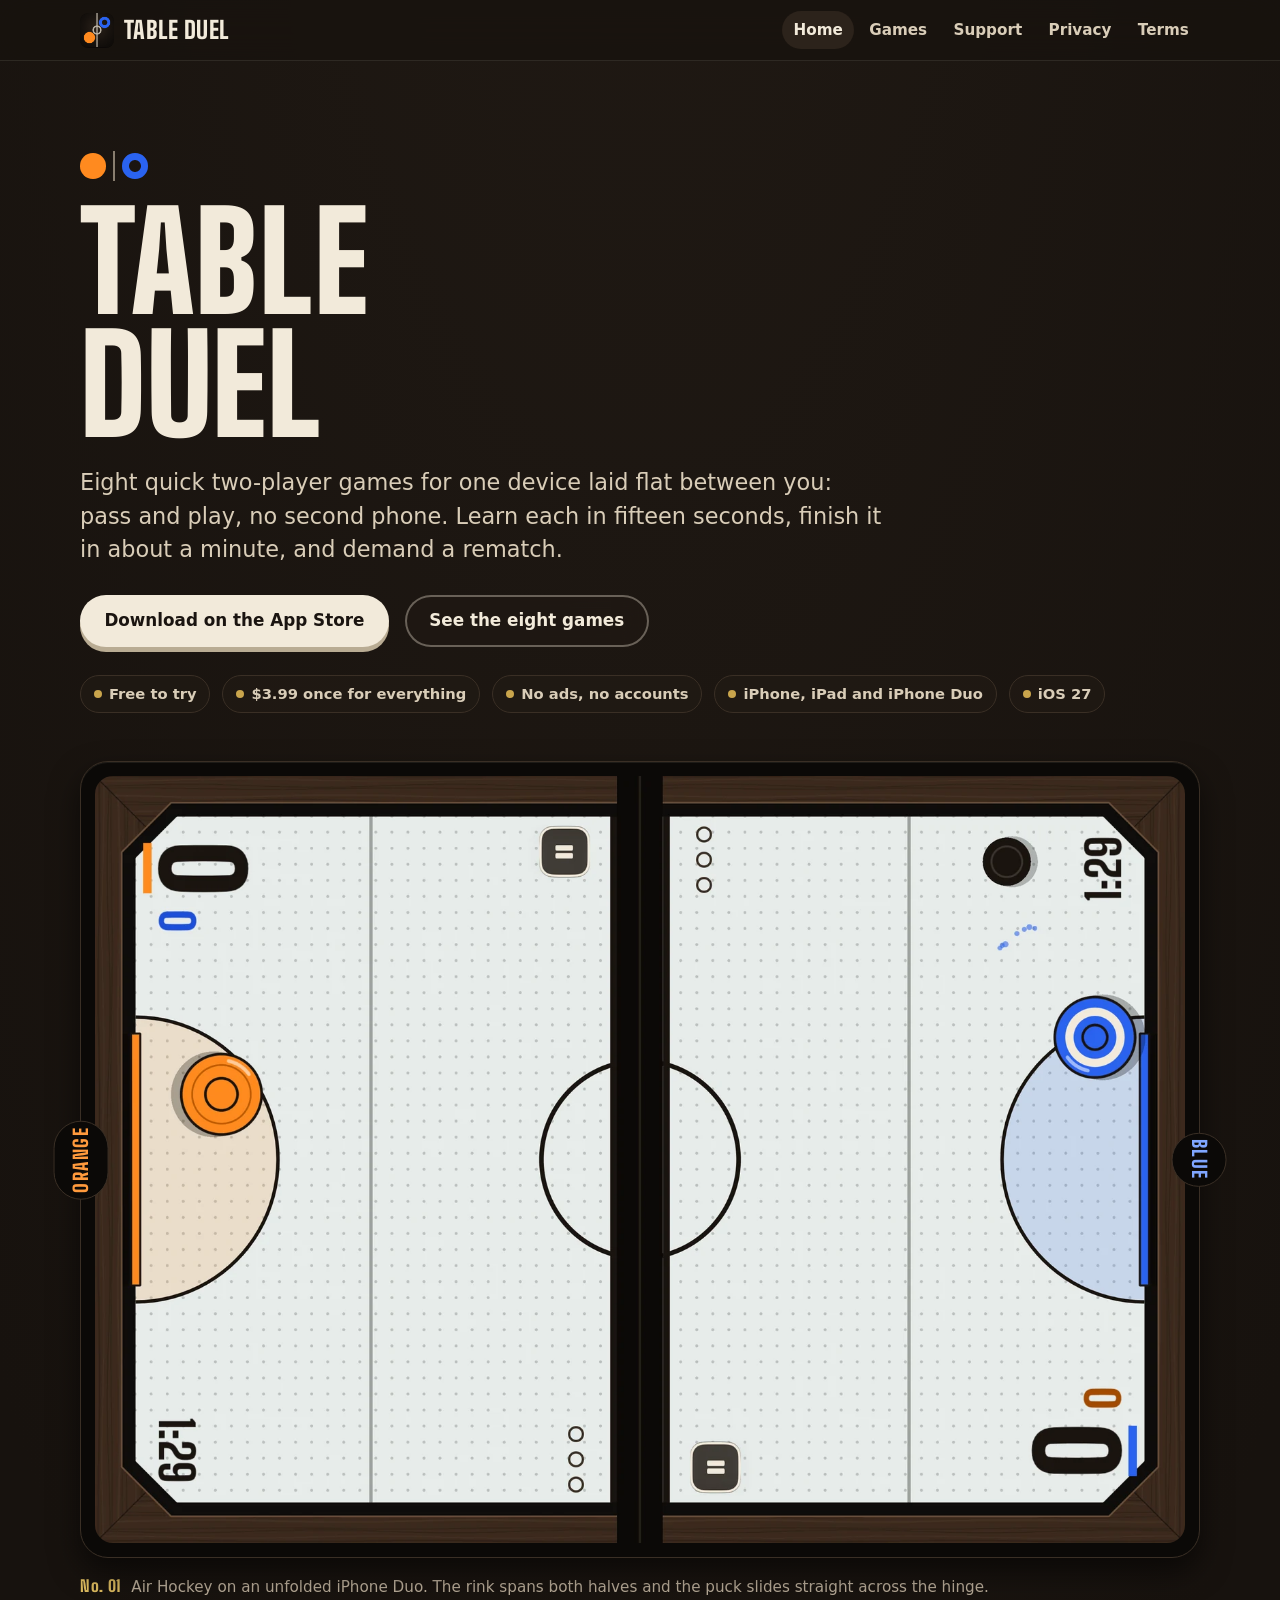
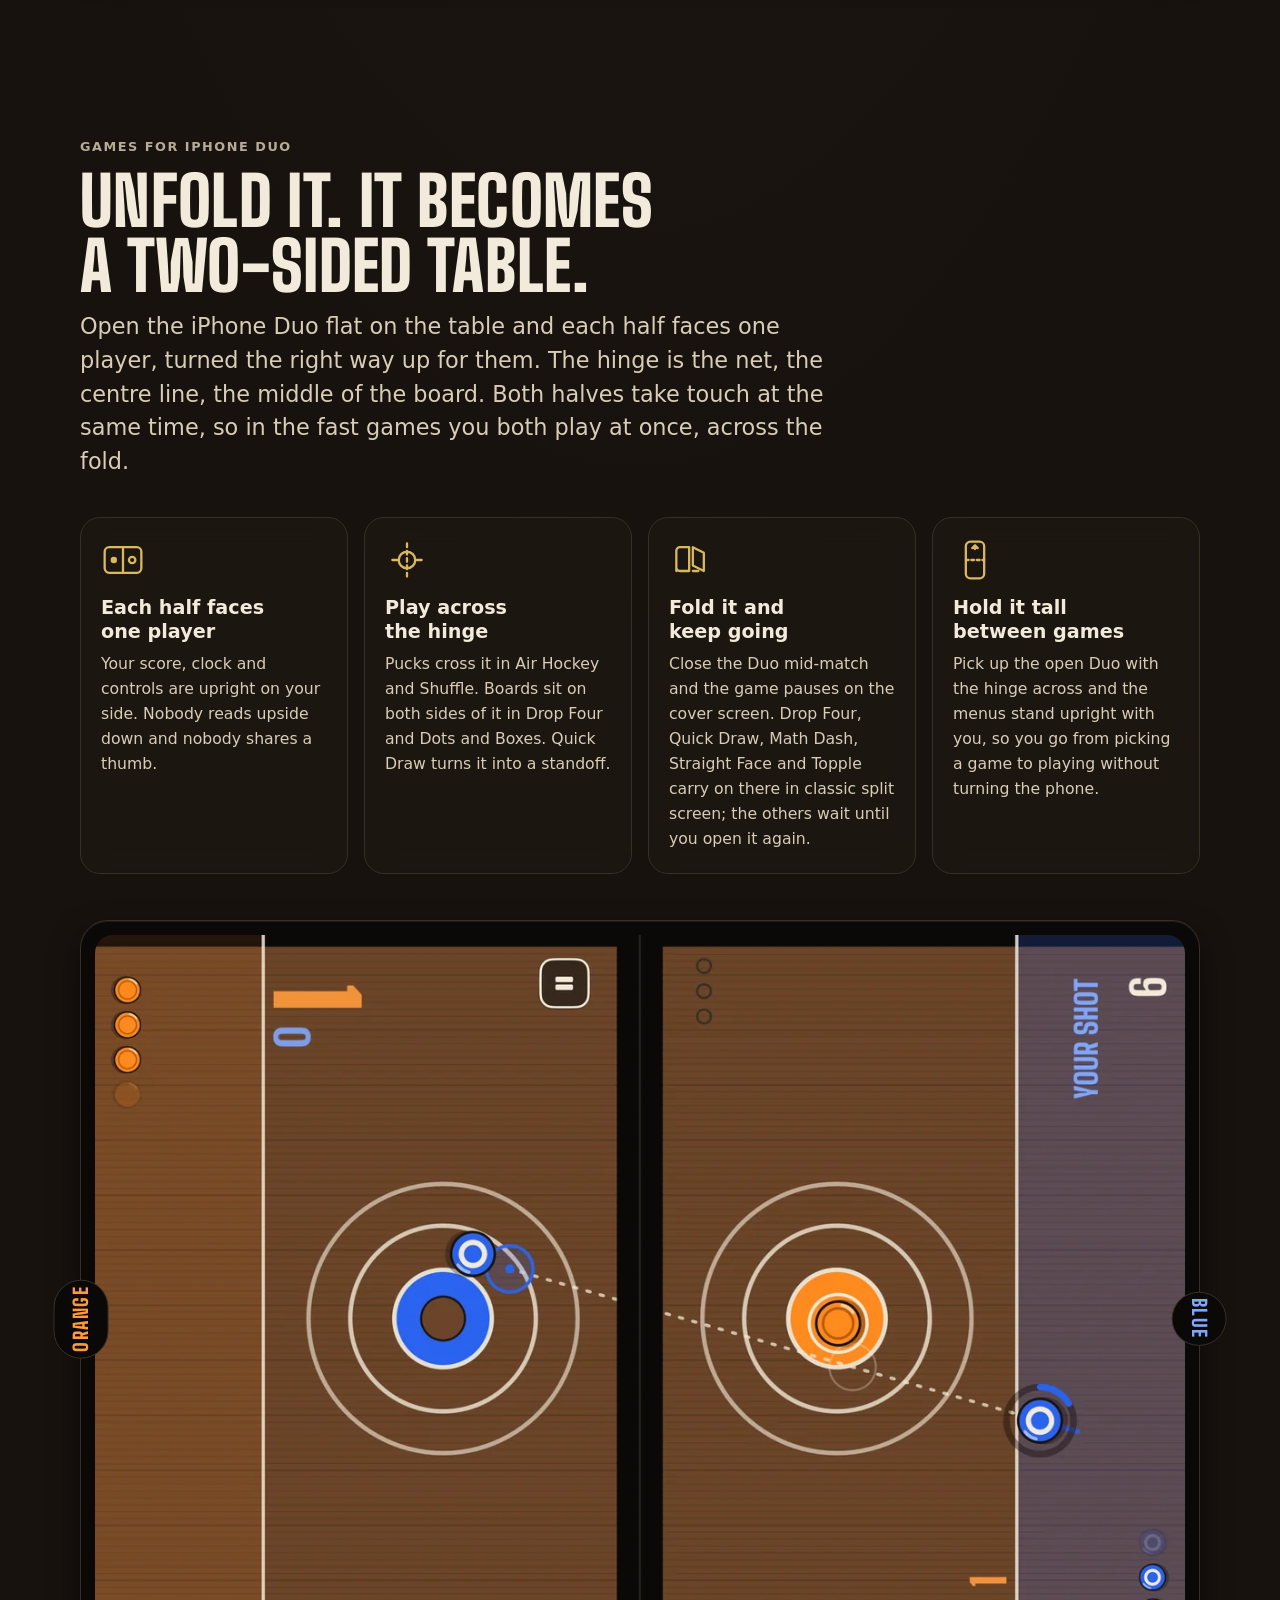
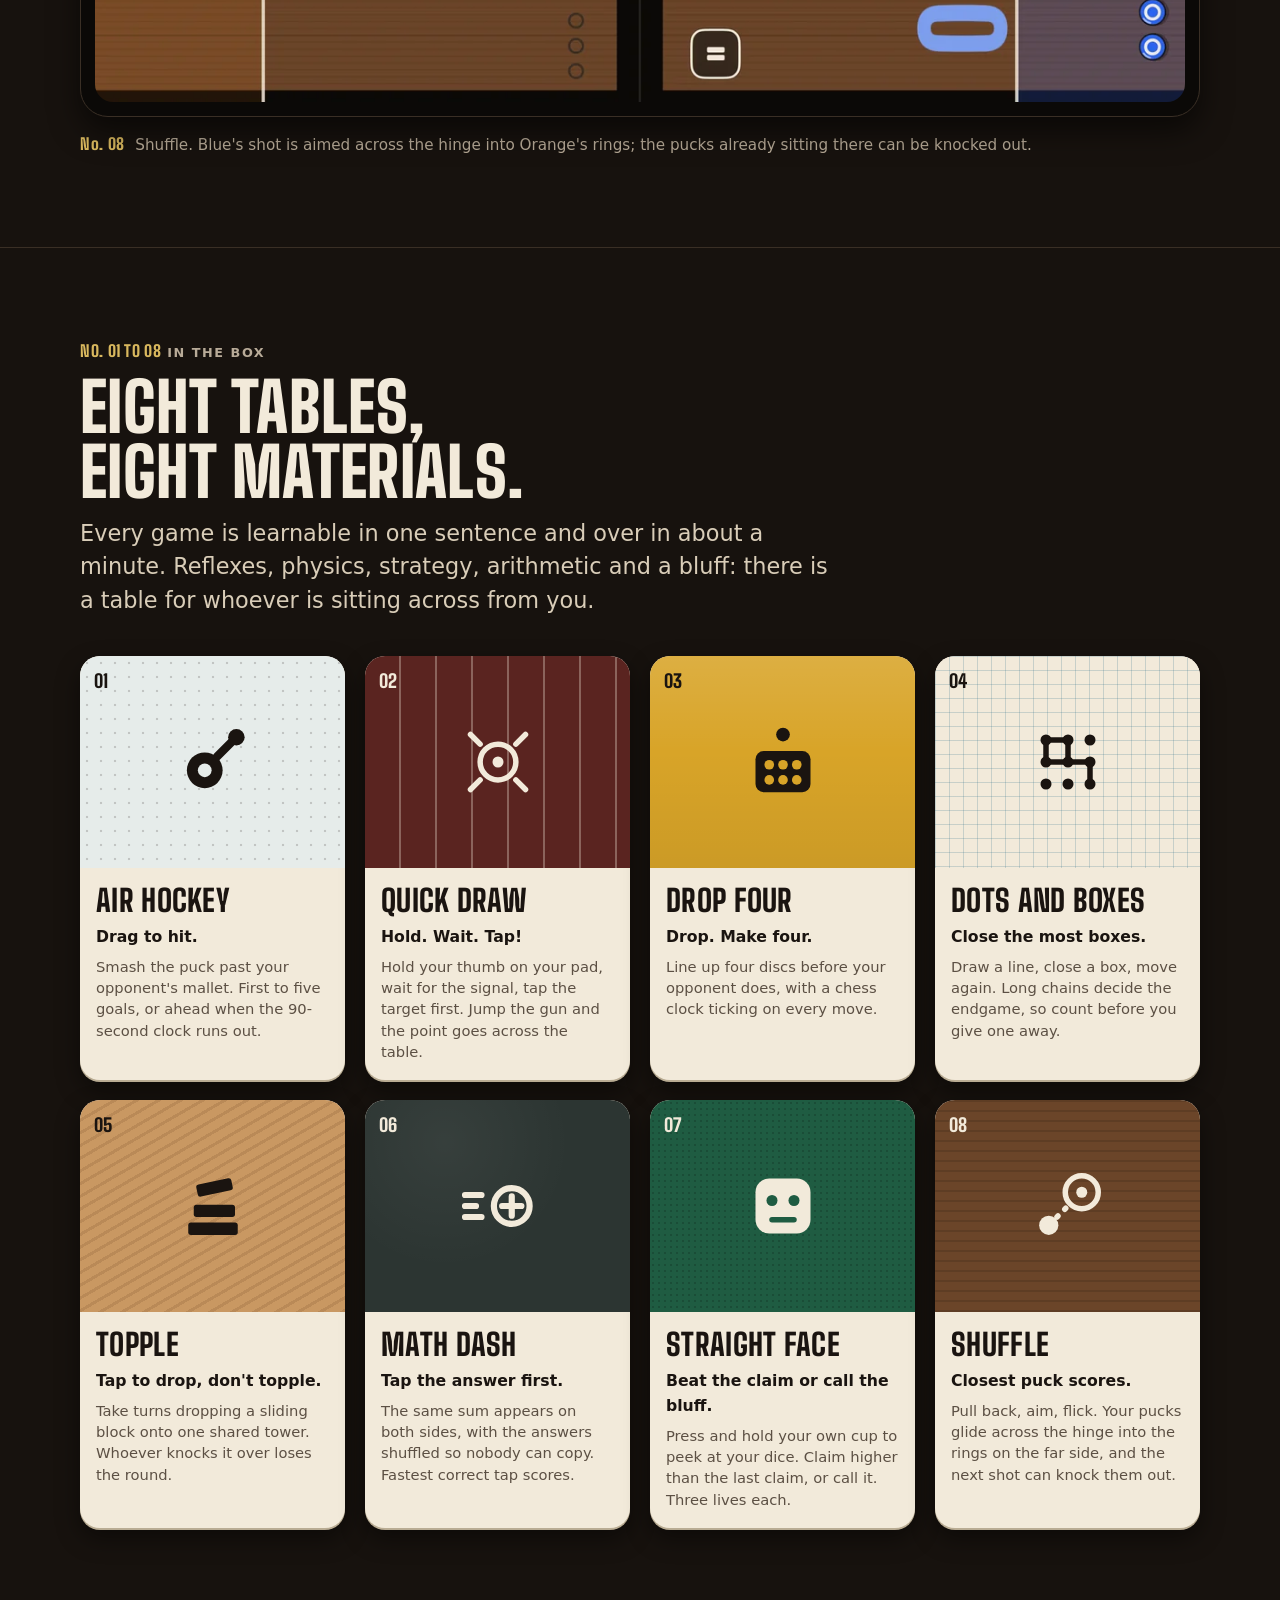
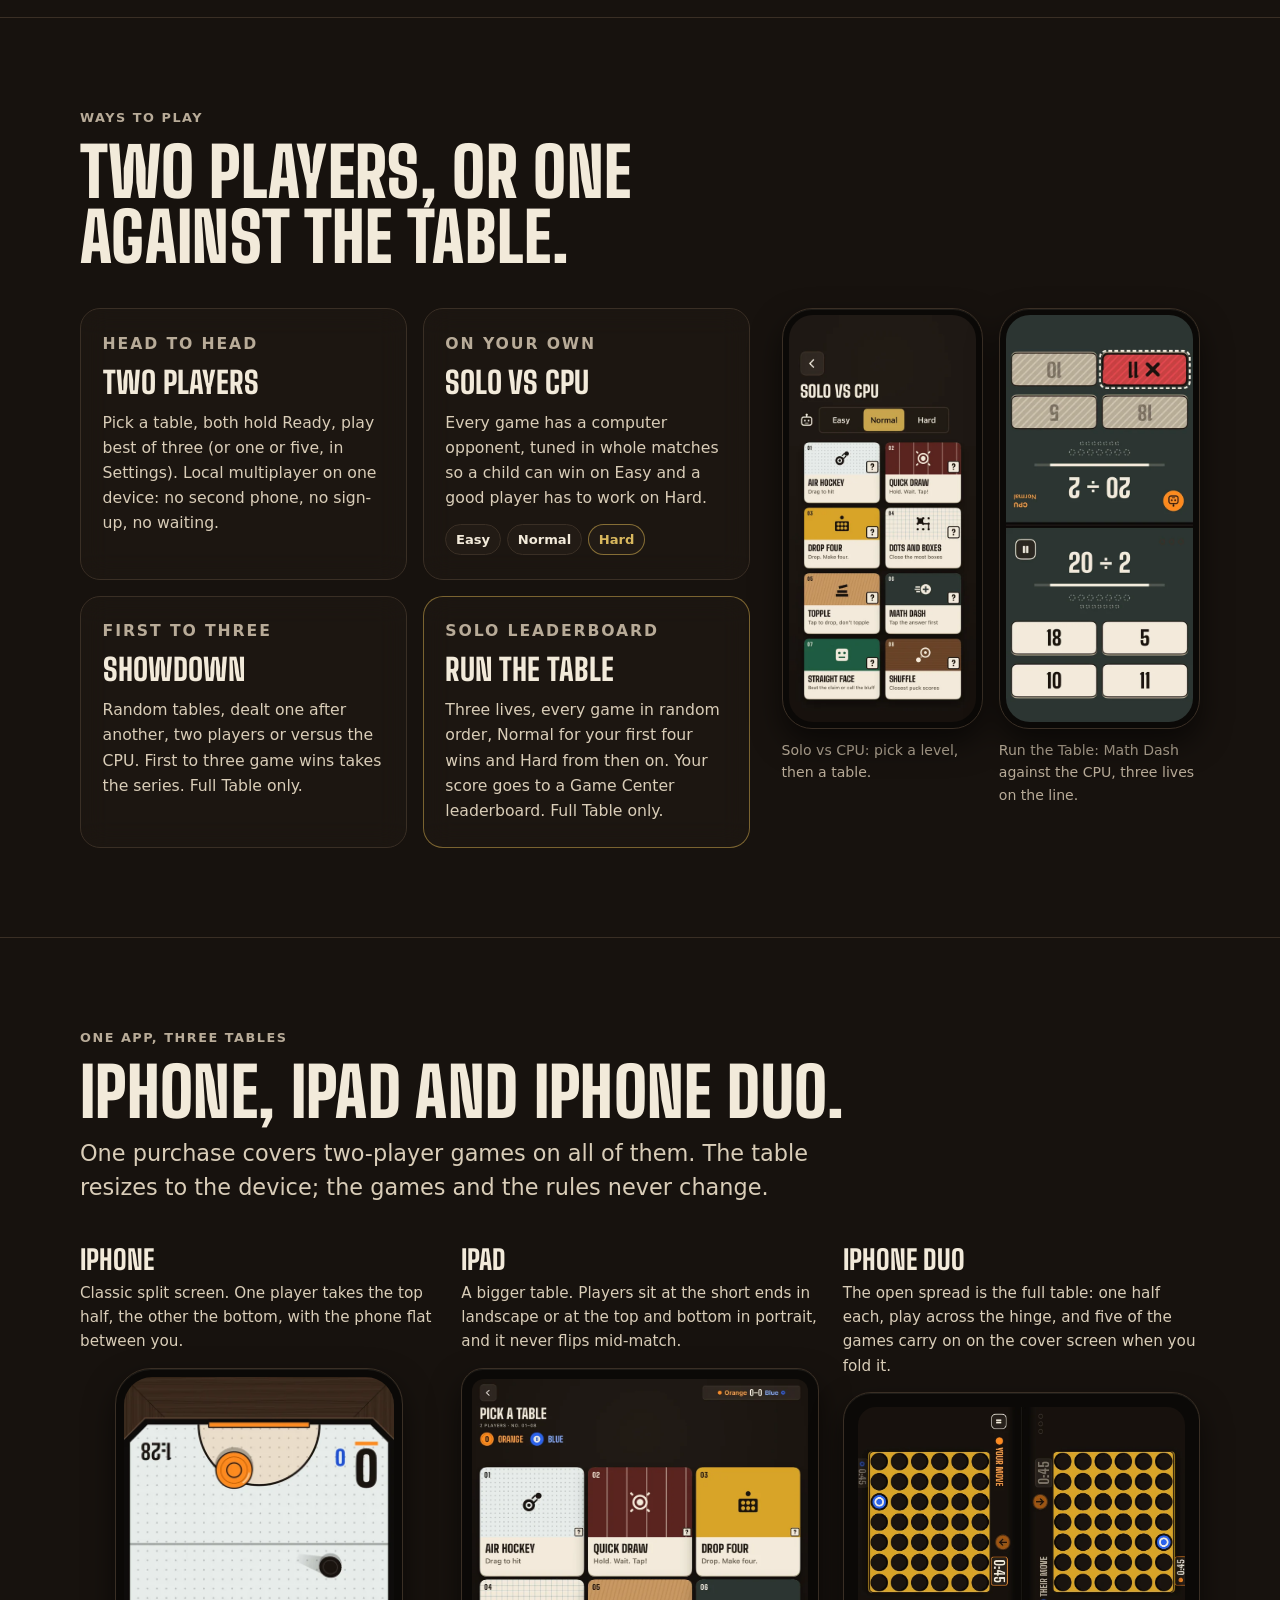
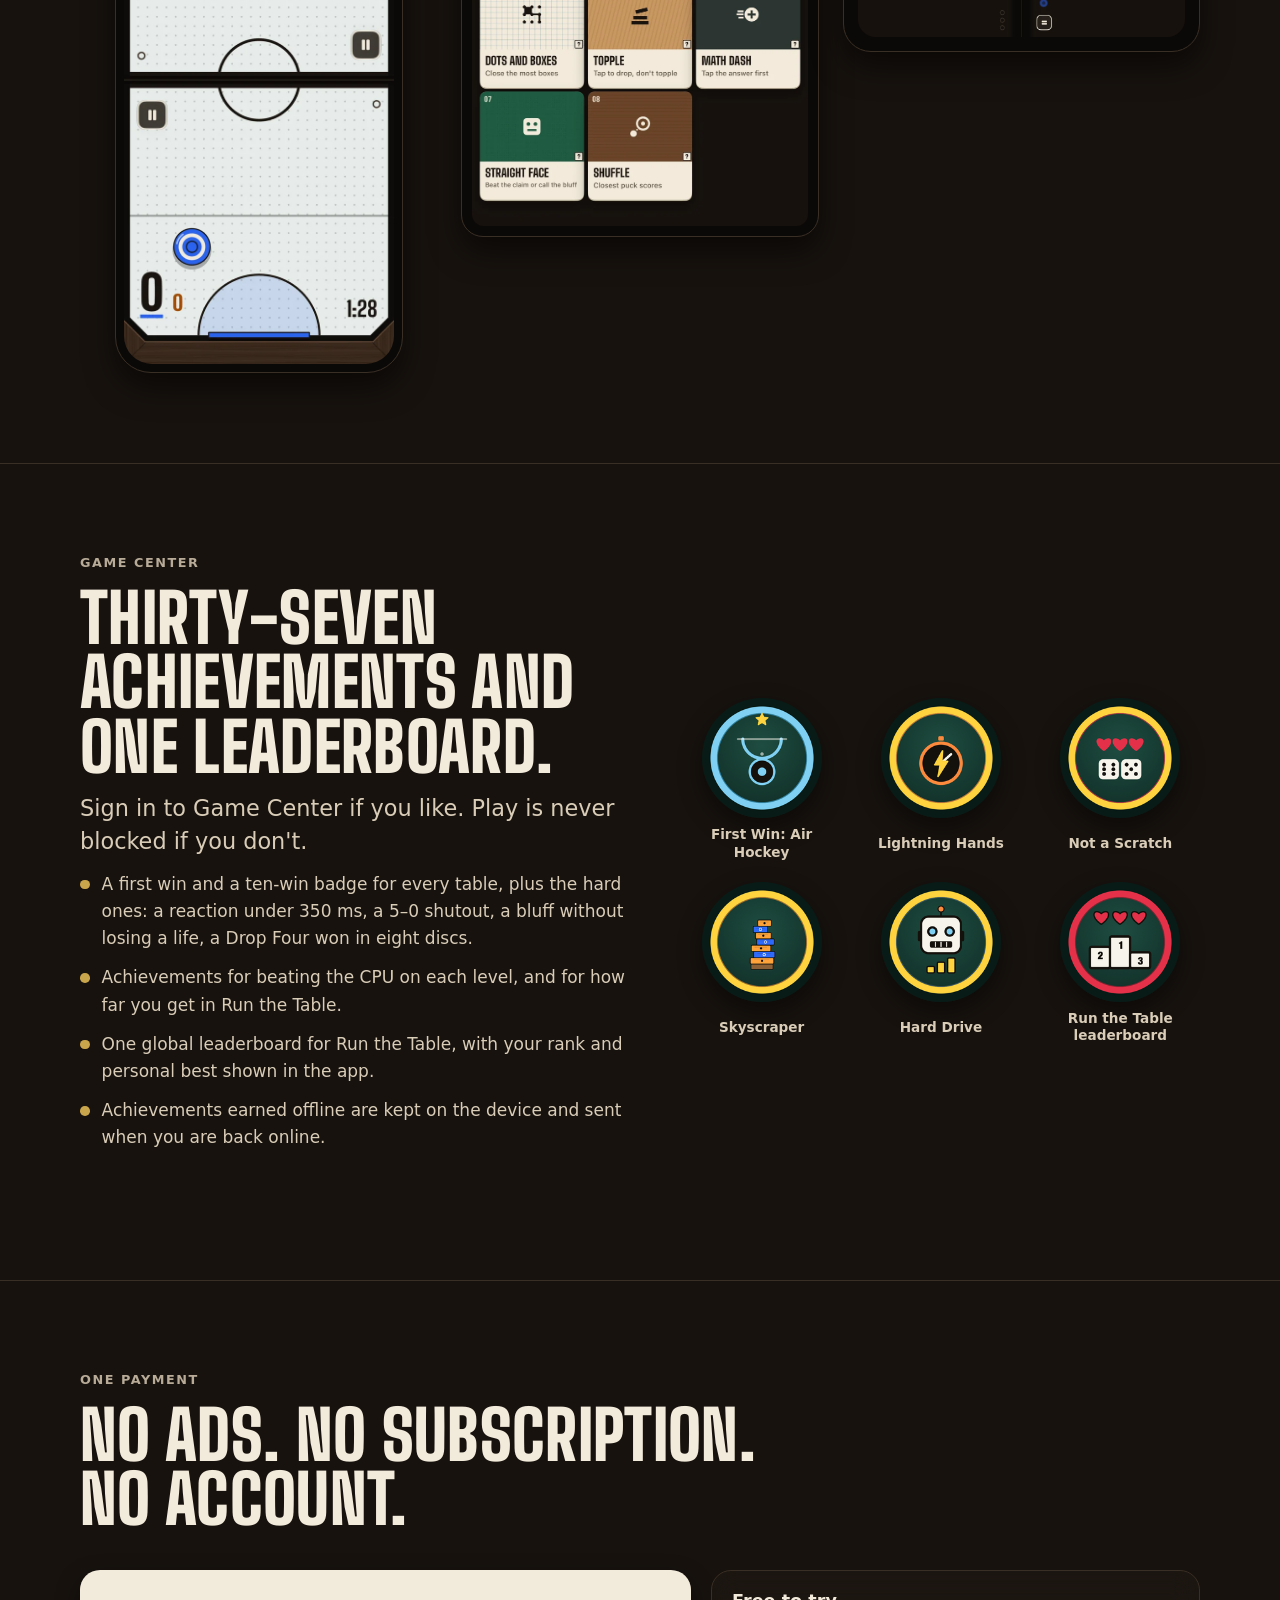
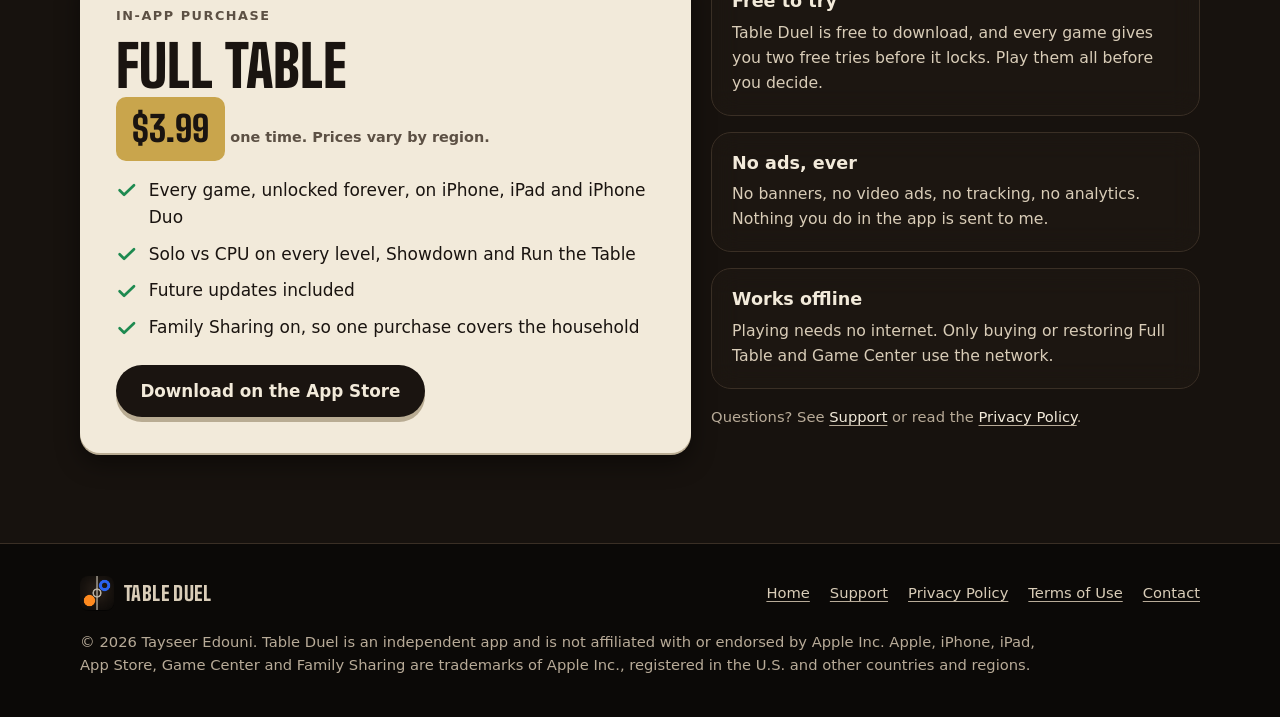
<file: index.html>
<!doctype html>
<html lang="en">
<head>
<meta charset="utf-8">
<meta name="apple-itunes-app" content="app-id=6830896390">
<meta name="viewport" content="width=device-width, initial-scale=1, viewport-fit=cover">
<title>Table Duel: 2 Player Games for iPhone Duo and iPad</title>
<meta name="description" content="Eight two-player mini-games for one device laid flat. Built for iPhone Duo, great on iPhone and iPad. Pass and play, or solo vs CPU. Free to try, no ads.">
<meta name="color-scheme" content="dark">
<meta name="theme-color" content="#17120E">

<link rel="canonical" href="https://tableduel.games/">
<meta property="og:type" content="website">
<meta property="og:site_name" content="Table Duel">
<meta property="og:title" content="Table Duel: 2 Player Games for iPhone Duo and iPad">
<meta property="og:description" content="Eight two-player mini-games for one device laid flat. Built for iPhone Duo, great on iPhone and iPad. Pass and play, or solo vs CPU. Free to try, no ads.">
<meta property="og:url" content="https://tableduel.games/">
<meta property="og:image" content="https://tableduel.games/assets/og-image.png">
<meta property="og:image:width" content="1200">
<meta property="og:image:height" content="630">
<meta property="og:image:alt" content="Table Duel on an unfolded iPhone Duo: Air Hockey across both halves. Built for iPhone Duo, iPhone and iPad.">
<meta property="og:locale" content="en_US">
<meta name="twitter:card" content="summary_large_image">
<meta name="twitter:title" content="Table Duel: 2 Player Games for iPhone Duo and iPad">
<meta name="twitter:description" content="Eight two-player mini-games for one device laid flat. Built for iPhone Duo, great on iPhone and iPad. Pass and play, or solo vs CPU. Free to try, no ads.">
<meta name="twitter:image" content="https://tableduel.games/assets/og-image.png">
<meta name="twitter:image:alt" content="Table Duel on an unfolded iPhone Duo: Air Hockey across both halves. Built for iPhone Duo, iPhone and iPad.">
<script type="application/ld+json">
{
  "@context": "https://schema.org",
  "@type": [
    "SoftwareApplication",
    "MobileApplication"
  ],
  "@id": "https://tableduel.games/#app",
  "name": "Table Duel - 2 Player Games",
  "alternateName": "Table Duel",
  "url": "https://tableduel.games/",
  "installUrl": "https://apps.apple.com/app/id6830896390",
  "sameAs": ["https://apps.apple.com/app/id6830896390"],
  "description": "Table Duel is an iOS app of eight two-player mini-games for one device laid flat between two people: Air Hockey, Quick Draw, Drop Four, Dots and Boxes, Topple, Math Dash, Straight Face and Shuffle. Built for iPhone Duo, and works on iPhone and iPad. Play two players on one device, solo against the CPU, in Showdown (first to three game wins) or in Run the Table, a solo run with a Game Center leaderboard. Free to download with free tries; the Full Table in-app purchase is a one-time $3.99 with no ads, no subscription and no account.",
  "applicationCategory": "GameApplication",
  "operatingSystem": "iOS 27",
  "softwareRequirements": "iOS 27 or later",
  "image": "https://tableduel.games/assets/og-image.png",
  "screenshot": "https://tableduel.games/assets/img/duo-airhockey.webp",
  "inLanguage": "en",
  "isAccessibleForFree": true,
  "offers": [
    {
      "@type": "Offer",
      "price": "0",
      "priceCurrency": "USD",
      "url": "https://apps.apple.com/app/id6830896390",
      "description": "Free to download with free tries. Optional in-app purchase: Full Table, a one-time $3.99 that unlocks every game with no ads and no subscription. Family Sharing is supported."
    },
    {"@type":"Offer","name":"Full Table","price":"3.99","priceCurrency":"USD","url":"https://apps.apple.com/app/id6830896390","category":"In-app purchase"}
  ],
  "featureList": [
    "Eight two-player mini-games",
    "Two players on one device",
    "Solo vs CPU on Easy, Normal and Hard",
    "Showdown, first to three game wins",
    "Run the Table solo run with 3 lives and a Game Center leaderboard",
    "37 Game Center achievements",
    "iPhone Duo, iPhone and iPad",
    "Works offline"
  ],
  "author": {
    "@type": "Person",
    "name": "Tayseer Edouni"
  },
  "publisher": {
    "@type": "Person",
    "name": "Tayseer Edouni"
  }
}
</script>
<script type="application/ld+json">
{
  "@context": "https://schema.org",
  "@type": "WebSite",
  "@id": "https://tableduel.games/#website",
  "name": "Table Duel",
  "url": "https://tableduel.games/",
  "inLanguage": "en",
  "publisher": {
    "@type": "Person",
    "name": "Tayseer Edouni"
  }
}
</script>
<link rel="icon" href="assets/favicon.svg" type="image/svg+xml">
<link rel="apple-touch-icon" href="assets/img/icon-180.png">
<link rel="preload" href="assets/fonts/BigShoulders.woff2" as="font" type="font/woff2" crossorigin>
<link rel="stylesheet" href="assets/style.css">
</head>
<body>
<a class="skip" href="#main">Skip to content</a>
<header class="site"><div class="wrap">
<a class="brand" href="index.html"><img src="assets/img/icon-64.png" width="64" height="64" alt=""><span>Table Duel</span></a>
<nav class="main" aria-label="Main"><ul><li><a href="index.html" aria-current="page">Home</a></li><li class="games"><a href="#games">Games</a></li><li><a href="support.html">Support</a></li><li><a href="privacy.html">Privacy</a></li><li><a href="terms.html">Terms</a></li></ul></nav>
</div></header>

<main id="main">

<section class="hero"><div class="wrap">
<p class="seats" aria-hidden="true"><span class="dot"></span><span class="bar"></span><span class="ring"></span></p>
<h1><span>Table</span><span>Duel</span></h1>
<p class="lede">Eight quick two-player games for one device laid flat between you: pass and play, no second phone. Learn each in fifteen seconds, finish it in about a minute, and demand a rematch.</p>
<div class="cta">
<!-- APP STORE BADGE: swap via APP_STORE_URL in assets/site.js -->
<a class="btn print store" href="https://apps.apple.com/app/id6830896390" data-app-store><span data-label>Download on the App Store</span></a>
<a class="btn outline" href="#games">See the eight games</a>
</div>
<ul class="facts" aria-label="At a glance">
<li>Free to try</li>
<li>$3.99 once for everything</li>
<li>No ads, no accounts</li>
<li>iPhone, iPad and iPhone Duo</li>
<li>iOS 27</li>
</ul>
<figure class="hero-stage">
<div class="device">
<span class="player-tag a" aria-hidden="true">Orange</span>
<img src="assets/img/duo-airhockey.webp" width="1600" height="1126" alt="An unfolded iPhone Duo showing Air Hockey across both halves: the orange player's mallet and score at the left end, the blue player's at the right, the puck crossing the hinge in the middle." fetchpriority="high">
<span class="player-tag b" aria-hidden="true">Blue</span>
</div>
<figcaption><span class="no">No. 01</span> Air Hockey on an unfolded iPhone Duo. The rink spans both halves and the puck slides straight across the hinge.</figcaption>
</figure>
</div></section>

<section class="band" id="duo" aria-labelledby="duo-h"><div class="wrap">
<div class="section-head">
<p class="eyebrow">Games for iPhone Duo</p>
<h2 id="duo-h">Unfold it. It becomes a two-sided table.</h2>
<p class="lede">Open the iPhone Duo flat on the table and each half faces one player, turned the right way up for them. The hinge is the net, the centre line, the middle of the board. Both halves take touch at the same time, so in the fast games you both play at once, across the fold.</p>
</div>
<div class="duo-stage">
<ul class="duo-points" role="list">
<li class="point">
<svg class="glyph" viewBox="0 0 48 48" aria-hidden="true" fill="none" stroke="currentColor" stroke-width="2.5" stroke-linecap="round" stroke-linejoin="round"><rect x="4" y="10" width="40" height="28" rx="5"/><path d="M24 10v28"/><circle cx="14" cy="24" r="3.5" fill="currentColor" stroke="none"/><circle cx="34" cy="24" r="3.5"/></svg>
<h3>Each half faces one player</h3>
<p>Your score, clock and controls are upright on your side. Nobody reads upside down and nobody shares a thumb.</p>
</li>
<li class="point">
<svg class="glyph" viewBox="0 0 48 48" aria-hidden="true" fill="none" stroke="currentColor" stroke-width="2.5" stroke-linecap="round" stroke-linejoin="round"><path d="M24 6v36" stroke-dasharray="4 4"/><circle cx="24" cy="24" r="9"/><path d="M8 24h7M33 24h7"/></svg>
<h3>Play across the hinge</h3>
<p>Pucks cross it in Air Hockey and Shuffle. Boards sit on both sides of it in Drop Four and Dots and Boxes. Quick Draw turns it into a standoff.</p>
</li>
<li class="point">
<svg class="glyph" viewBox="0 0 48 48" aria-hidden="true" fill="none" stroke="currentColor" stroke-width="2.5" stroke-linecap="round" stroke-linejoin="round"><path d="M8 36V14a4 4 0 0 1 4-4h10v26H12a4 4 0 0 1-4-4zM26 10l12 6v20l-12-6z"/><path d="M26 36h6"/></svg>
<h3>Fold it and keep going</h3>
<p>Close the Duo mid-match and the game pauses on the cover screen. Drop Four, Quick Draw, Math Dash, Straight Face and Topple carry on there in classic split screen; the others wait until you open it again.</p>
</li>
<li class="point">
<svg class="glyph" viewBox="0 0 48 48" aria-hidden="true" fill="none" stroke="currentColor" stroke-width="2.5" stroke-linecap="round" stroke-linejoin="round"><rect x="14" y="4" width="20" height="40" rx="5"/><path d="M14 24h20" stroke-dasharray="3 3"/><path d="M24 12v-3M21 11l3-3 3 3"/></svg>
<h3>Hold it tall between games</h3>
<p>Pick up the open Duo with the hinge across and the menus stand upright with you, so you go from picking a game to playing without turning the phone.</p>
</li>
</ul>
<figure>
<div class="device">
<span class="player-tag a" aria-hidden="true">Orange</span>
<img src="assets/img/duo-shuffle.webp" width="1200" height="844" alt="Shuffle on an unfolded iPhone Duo: the blue player lines up a flick from their edge, with a dotted aim line running across the hinge towards the orange player's rings." loading="lazy">
<span class="player-tag b" aria-hidden="true">Blue</span>
</div>
<figcaption><span class="no">No. 08</span> Shuffle. Blue's shot is aimed across the hinge into Orange's rings; the pucks already sitting there can be knocked out.</figcaption>
</figure>
</div>
</div></section>

<section class="band" id="games" aria-labelledby="games-h"><div class="wrap">
<div class="section-head">
<p class="eyebrow"><span class="no">No. 01 to 08</span>In the box</p>
<h2 id="games-h">Eight tables, eight materials.</h2>
<p class="lede">Every game is learnable in one sentence and over in about a minute. Reflexes, physics, strategy, arithmetic and a bluff: there is a table for whoever is sitting across from you.</p>
</div>
<ul class="tiles" role="list">
<li class="tile">
<div class="art m-ice light"><span class="no">01</span>
<svg viewBox="0 0 64 64" aria-hidden="true" fill="currentColor"><circle cx="26" cy="38" r="13"/><circle cx="26" cy="38" r="5" fill="#E6ECEA"/><path d="M35 28l12-12" stroke="currentColor" stroke-width="6" stroke-linecap="round"/><circle cx="49" cy="14" r="6"/></svg>
</div>
<div class="body"><h3>Air Hockey</h3><p class="verb">Drag to hit.</p><p class="how">Smash the puck past your opponent's mallet. First to five goals, or ahead when the 90-second clock runs out.</p></div>
</li>
<li class="tile">
<div class="art m-cinder dark"><span class="no">02</span>
<svg viewBox="0 0 64 64" aria-hidden="true" fill="none" stroke="currentColor" stroke-width="4" stroke-linecap="round"><circle cx="32" cy="32" r="13"/><circle cx="32" cy="32" r="4" fill="currentColor" stroke="none"/><path d="M12 12l7 7M52 12l-7 7M12 52l7-7M52 52l-7-7"/></svg>
</div>
<div class="body"><h3>Quick Draw</h3><p class="verb">Hold. Wait. Tap!</p><p class="how">Hold your thumb on your pad, wait for the signal, tap the target first. Jump the gun and the point goes across the table.</p></div>
</li>
<li class="tile">
<div class="art m-enamel light"><span class="no">03</span>
<svg viewBox="0 0 64 64" aria-hidden="true" fill="currentColor"><circle cx="32" cy="12" r="5"/><rect x="12" y="24" width="40" height="30" rx="6"/><g fill="#D8A428"><circle cx="22" cy="34" r="3.5"/><circle cx="32" cy="34" r="3.5"/><circle cx="42" cy="34" r="3.5"/><circle cx="22" cy="45" r="3.5"/><circle cx="32" cy="45" r="3.5"/><circle cx="42" cy="45" r="3.5"/></g></svg>
</div>
<div class="body"><h3>Drop Four</h3><p class="verb">Drop. Make four.</p><p class="how">Line up four discs before your opponent does, with a chess clock ticking on every move.</p></div>
</li>
<li class="tile">
<div class="art m-graph light"><span class="no">04</span>
<svg viewBox="0 0 64 64" aria-hidden="true" fill="none" stroke="currentColor" stroke-width="4" stroke-linecap="round"><path d="M16 16h16M16 16v16M32 16v16M16 32h16M32 32h16M48 32v16"/><g fill="currentColor" stroke="none"><circle cx="16" cy="16" r="4"/><circle cx="32" cy="16" r="4"/><circle cx="48" cy="16" r="4"/><circle cx="16" cy="32" r="4"/><circle cx="32" cy="32" r="4"/><circle cx="48" cy="32" r="4"/><circle cx="16" cy="48" r="4"/><circle cx="32" cy="48" r="4"/><circle cx="48" cy="48" r="4"/></g></svg>
</div>
<div class="body"><h3>Dots and Boxes</h3><p class="verb">Close the most boxes.</p><p class="how">Draw a line, close a box, move again. Long chains decide the endgame, so count before you give one away.</p></div>
</li>
<li class="tile">
<div class="art m-maple light"><span class="no">05</span>
<svg viewBox="0 0 64 64" aria-hidden="true" fill="currentColor"><rect x="14" y="44" width="36" height="9" rx="2"/><rect x="18" y="31" width="30" height="9" rx="2"/><rect x="20" y="14" width="26" height="9" rx="2" transform="rotate(-12 33 18)"/></svg>
</div>
<div class="body"><h3>Topple</h3><p class="verb">Tap to drop, don't topple.</p><p class="how">Take turns dropping a sliding block onto one shared tower. Whoever knocks it over loses the round.</p></div>
</li>
<li class="tile">
<div class="art m-slate dark"><span class="no">06</span>
<svg viewBox="0 0 64 64" aria-hidden="true" fill="none" stroke="currentColor" stroke-width="4.5" stroke-linecap="round"><path d="M8 24h12M8 32h8M8 40h12"/><circle cx="42" cy="32" r="13"/><path d="M42 25v14M35 32h14"/></svg>
</div>
<div class="body"><h3>Math Dash</h3><p class="verb">Tap the answer first.</p><p class="how">The same sum appears on both sides, with the answers shuffled so nobody can copy. Fastest correct tap scores.</p></div>
</li>
<li class="tile">
<div class="art m-baize dark"><span class="no">07</span>
<svg viewBox="0 0 64 64" aria-hidden="true" fill="currentColor"><rect x="12" y="12" width="40" height="40" rx="10"/><g fill="#1F5C42"><circle cx="24" cy="28" r="4"/><circle cx="40" cy="28" r="4"/><rect x="22" y="40" width="20" height="4" rx="2"/></g></svg>
</div>
<div class="body"><h3>Straight Face</h3><p class="verb">Beat the claim or call the bluff.</p><p class="how">Press and hold your own cup to peek at your dice. Claim higher than the last claim, or call it. Three lives each.</p></div>
</li>
<li class="tile">
<div class="art m-court dark"><span class="no">08</span>
<svg viewBox="0 0 64 64" aria-hidden="true" fill="none" stroke="currentColor" stroke-width="4" stroke-linecap="round"><circle cx="42" cy="22" r="12"/><circle cx="42" cy="22" r="4" fill="currentColor" stroke="none"/><circle cx="18" cy="46" r="7" fill="currentColor" stroke="none"/><path d="M24 40l9-9" stroke-dasharray="1 7"/></svg>
</div>
<div class="body"><h3>Shuffle</h3><p class="verb">Closest puck scores.</p><p class="how">Pull back, aim, flick. Your pucks glide across the hinge into the rings on the far side, and the next shot can knock them out.</p></div>
</li>
</ul>
</div></section>

<section class="band" id="modes" aria-labelledby="modes-h"><div class="wrap">
<div class="section-head">
<p class="eyebrow">Ways to play</p>
<h2 id="modes-h">Two players, or one against the table.</h2>
</div>
<div class="modes-stage">
<ul class="modes" role="list">
<li class="mode">
<p class="eyebrow">Head to head</p>
<h3>Two players</h3>
<p>Pick a table, both hold Ready, play best of three (or one or five, in Settings). Local multiplayer on one device: no second phone, no sign-up, no waiting.</p>
</li>
<li class="mode">
<p class="eyebrow">On your own</p>
<h3>Solo vs CPU</h3>
<p>Every game has a computer opponent, tuned in whole matches so a child can win on Easy and a good player has to work on Hard.</p>
<div class="levels" aria-label="Difficulty levels"><span>Easy</span><span>Normal</span><span class="hard">Hard</span></div>
</li>
<li class="mode">
<p class="eyebrow">First to three</p>
<h3>Showdown</h3>
<p>Random tables, dealt one after another, two players or versus the CPU. First to three game wins takes the series. Full Table only.</p>
</li>
<li class="mode brass">
<p class="eyebrow">Solo leaderboard</p>
<h3>Run the Table</h3>
<p>Three lives, every game in random order, Normal for your first four wins and Hard from then on. Your score goes to a Game Center leaderboard. Full Table only.</p>
</li>
</ul>
<div class="phones">
<figure>
<div class="device phone"><img src="assets/img/phone-picker-solo.webp" width="480" height="1044" alt="The Solo vs CPU screen on an iPhone, with an Easy, Normal and Hard switch above the eight game tiles." loading="lazy"></div>
<figcaption>Solo vs CPU: pick a level, then a table.</figcaption>
</figure>
<figure>
<div class="device phone"><img src="assets/img/phone-runtable.webp" width="480" height="1044" alt="A Run the Table match of Math Dash on an iPhone against the CPU on Normal: the same sum on both halves, the CPU's wrong answer crossed out." loading="lazy"></div>
<figcaption>Run the Table: Math Dash against the CPU, three lives on the line.</figcaption>
</figure>
</div>
</div>
</div></section>

<section class="band" id="devices" aria-labelledby="devices-h"><div class="wrap">
<div class="section-head">
<p class="eyebrow">One app, three tables</p>
<h2 id="devices-h">iPhone, iPad and iPhone Duo.</h2>
<p class="lede">One purchase covers two-player games on all of them. The table resizes to the device; the games and the rules never change.</p>
</div>
<div class="devices">
<figure>
<figcaption><h3>iPhone</h3><p>Classic split screen. One player takes the top half, the other the bottom, with the phone flat between you.</p></figcaption>
<div class="device phone"><img src="assets/img/phone-airhockey.webp" width="560" height="1218" alt="Air Hockey on an iPhone in split screen: the orange player's half at the top, upside down for them, the blue player's half at the bottom." loading="lazy"></div>
</figure>
<figure>
<figcaption><h3>iPad</h3><p>A bigger table. Players sit at the short ends in landscape or at the top and bottom in portrait, and it never flips mid-match.</p></figcaption>
<div class="device pad"><img src="assets/img/ipad-picker.webp" width="800" height="1067" alt="The Pick a Table screen on an iPad, showing all eight numbered game tiles in three columns." loading="lazy"></div>
</figure>
<figure>
<figcaption><h3>iPhone Duo</h3><p>The open spread is the full table: one half each, play across the hinge, and five of the games carry on on the cover screen when you fold it.</p></figcaption>
<div class="device"><img src="assets/img/duo-dropfour.webp" width="1000" height="703" alt="Drop Four on an unfolded iPhone Duo: each half shows the board upright for its own player, with a chess clock on each side." loading="lazy"></div>
</figure>
</div>
</div></section>

<section class="band" id="gamecenter" aria-labelledby="gc-h"><div class="wrap">
<div class="gc">
<div class="section-head">
<p class="eyebrow">Game Center</p>
<h2 id="gc-h">Thirty-seven achievements and one leaderboard.</h2>
<p class="lede">Sign in to Game Center if you like. Play is never blocked if you don't.</p>
<ul class="gc-list">
<li>A first win and a ten-win badge for every table, plus the hard ones: a reaction under 350 ms, a 5–0 shutout, a bluff without losing a life, a Drop Four won in eight discs.</li>
<li>Achievements for beating the CPU on each level, and for how far you get in Run the Table.</li>
<li>One global leaderboard for Run the Table, with your rank and personal best shown in the app.</li>
<li>Achievements earned offline are kept on the device and sent when you are back online.</li>
</ul>
</div>
<ul class="badges" role="list">
<li><img src="assets/img/badge-airhockey.firstwin.png" width="192" height="192" alt="Badge: a mallet with a star above it" loading="lazy"><span>First Win: Air Hockey</span></li>
<li><img src="assets/img/badge-quickdraw.under200ms.png" width="192" height="192" alt="Badge: a quick-draw target, for a reaction under 350 ms" loading="lazy"><span>Lightning Hands</span></li>
<li><img src="assets/img/badge-straightface.flawless.png" width="192" height="192" alt="Badge: a straight face, for a bluff without losing a life" loading="lazy"><span>Not a Scratch</span></li>
<li><img src="assets/img/badge-topple.skyscraper.png" width="192" height="192" alt="Badge: a tall stack of blocks" loading="lazy"><span>Skyscraper</span></li>
<li><img src="assets/img/badge-cpu.hardwin.png" width="192" height="192" alt="Badge: a win against the hard CPU" loading="lazy"><span>Hard Drive</span></li>
<li><img src="assets/img/badge-leaderboard.runthetable.png" width="192" height="192" alt="Badge: a podium with three hearts above it" loading="lazy"><span>Run the Table leaderboard</span></li>
</ul>
</div>
</div></section>

<section class="band" id="pricing" aria-labelledby="pricing-h"><div class="wrap">
<div class="section-head">
<p class="eyebrow">One payment</p>
<h2 id="pricing-h">No ads. No subscription. No account.</h2>
</div>
<div class="pricing">
<div class="paper offer">
<p class="eyebrow" style="color: var(--ink-soft)">In-app purchase</p>
<p class="title">Full Table</p>
<p class="tag"><span class="price">$3.99</span><small>one time. Prices vary by region.</small></p>
<ul class="checks">
<li><svg viewBox="0 0 24 24" aria-hidden="true" fill="none" stroke="currentColor" stroke-width="3" stroke-linecap="round" stroke-linejoin="round"><path d="M4 12.5l5 5L20 7"/></svg>Every game, unlocked forever, on iPhone, iPad and iPhone Duo</li>
<li><svg viewBox="0 0 24 24" aria-hidden="true" fill="none" stroke="currentColor" stroke-width="3" stroke-linecap="round" stroke-linejoin="round"><path d="M4 12.5l5 5L20 7"/></svg>Solo vs CPU on every level, Showdown and Run the Table</li>
<li><svg viewBox="0 0 24 24" aria-hidden="true" fill="none" stroke="currentColor" stroke-width="3" stroke-linecap="round" stroke-linejoin="round"><path d="M4 12.5l5 5L20 7"/></svg>Future updates included</li>
<li><svg viewBox="0 0 24 24" aria-hidden="true" fill="none" stroke="currentColor" stroke-width="3" stroke-linecap="round" stroke-linejoin="round"><path d="M4 12.5l5 5L20 7"/></svg>Family Sharing on, so one purchase covers the household</li>
</ul>
<!-- APP STORE BADGE: swap via APP_STORE_URL in assets/site.js -->
<a class="btn print store" href="https://apps.apple.com/app/id6830896390" data-app-store><span data-label>Download on the App Store</span></a>
</div>
<div class="tries">
<div class="point"><h3>Free to try</h3><p>Table Duel is free to download, and every game gives you two free tries before it locks. Play them all before you decide.</p></div>
<div class="point"><h3>No ads, ever</h3><p>No banners, no video ads, no tracking, no analytics. Nothing you do in the app is sent to me.</p></div>
<div class="point"><h3>Works offline</h3><p>Playing needs no internet. Only buying or restoring Full Table and Game Center use the network.</p></div>
<p class="muted" style="margin: 0; font-size: .92rem;">Questions? See <a href="support.html">Support</a> or read the <a href="privacy.html">Privacy Policy</a>.</p>
</div>
</div>
</div></section>

</main>

<footer class="site"><div class="wrap">
<div class="row">
<a class="brand" href="index.html"><img src="assets/img/icon-64.png" width="64" height="64" alt=""><span>Table Duel</span></a>
<ul><li><a href="index.html">Home</a></li><li><a href="support.html">Support</a></li><li><a href="privacy.html">Privacy Policy</a></li><li><a href="terms.html">Terms of Use</a></li><li><a href="mailto:tayseerdevelops@gmail.com">Contact</a></li></ul>
</div>
<p>&copy; 2026 Tayseer Edouni. Table Duel is an independent app and is not affiliated with or endorsed by Apple Inc. Apple, iPhone, iPad, App Store, Game Center and Family Sharing are trademarks of Apple Inc., registered in the U.S. and other countries and regions.</p>
</div></footer>
<script src="assets/site.js" defer></script>
</body>
</html>
</file>
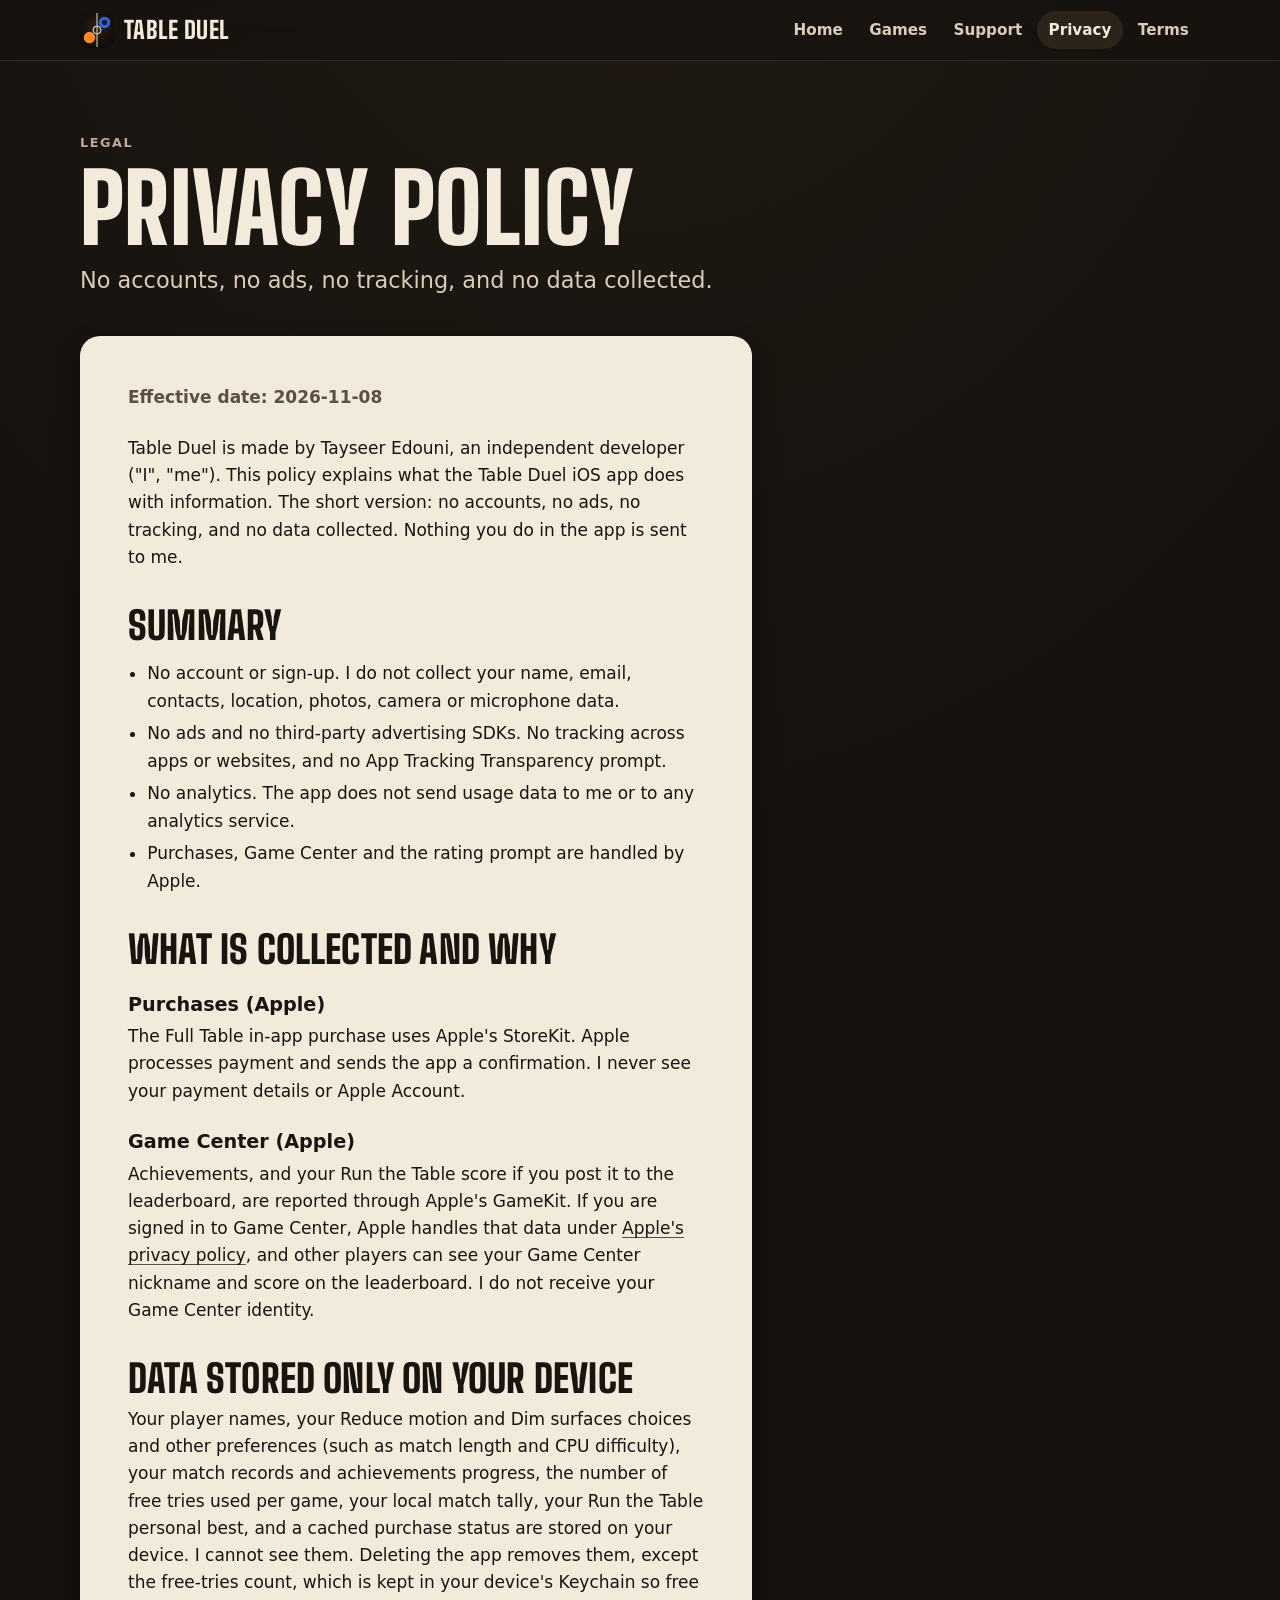
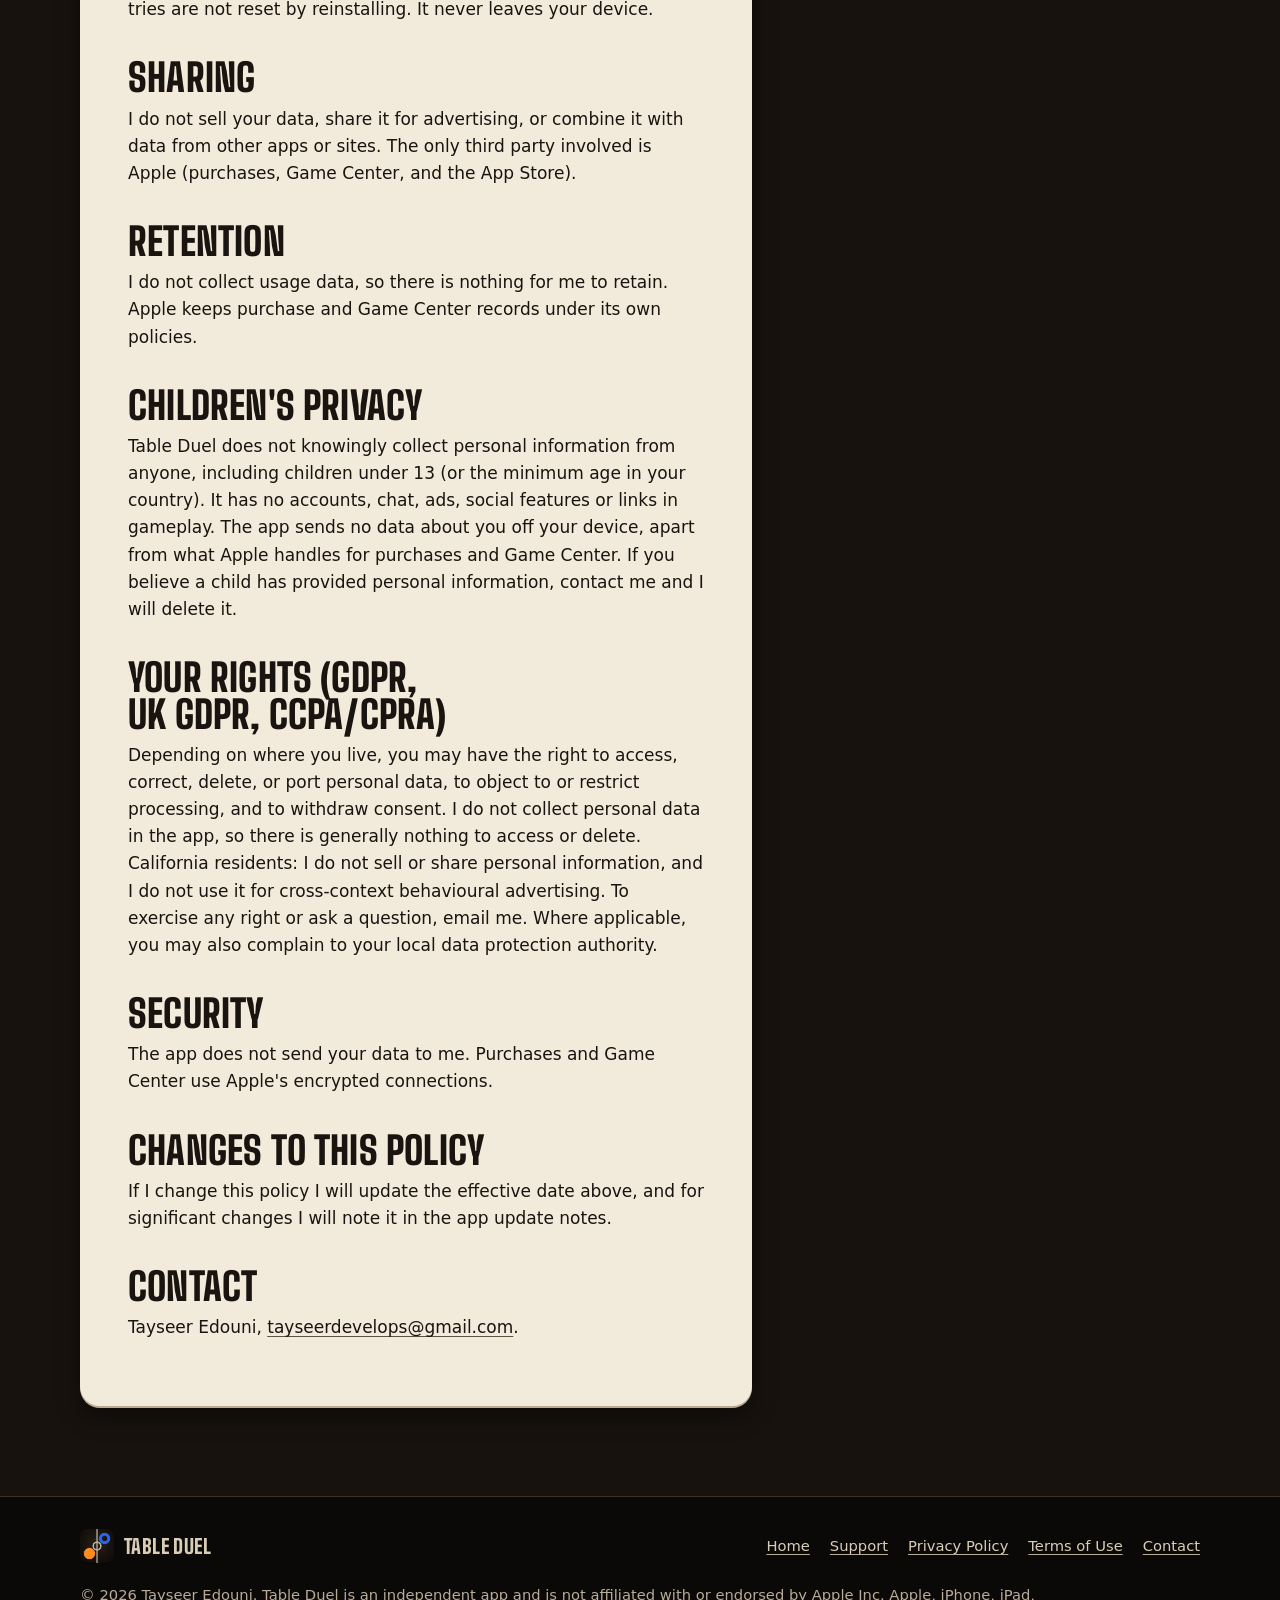
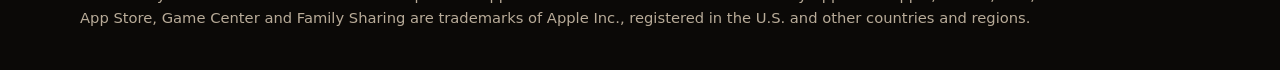
<file: privacy.html>
<!doctype html>
<html lang="en">
<head>
<meta charset="utf-8">
<meta name="apple-itunes-app" content="app-id=6830896390">
<meta name="viewport" content="width=device-width, initial-scale=1, viewport-fit=cover">
<title>Table Duel Privacy Policy: No Data Collected</title>
<meta name="description" content="Table Duel privacy policy: no accounts, no ads, no tracking, and no data collected by the iPhone, iPad and iPhone Duo game.">
<meta name="color-scheme" content="dark">
<meta name="theme-color" content="#17120E">

<link rel="canonical" href="https://tableduel.games/privacy.html">
<meta property="og:type" content="website">
<meta property="og:site_name" content="Table Duel">
<meta property="og:title" content="Table Duel Privacy Policy: No Data Collected">
<meta property="og:description" content="Table Duel privacy policy: no accounts, no ads, no tracking, and no data collected by the iPhone, iPad and iPhone Duo game.">
<meta property="og:url" content="https://tableduel.games/privacy.html">
<meta property="og:image" content="https://tableduel.games/assets/og-image.png">
<meta property="og:image:width" content="1200">
<meta property="og:image:height" content="630">
<meta property="og:image:alt" content="Table Duel on an unfolded iPhone Duo: Air Hockey across both halves. Built for iPhone Duo, iPhone and iPad.">
<meta property="og:locale" content="en_US">
<meta name="twitter:card" content="summary_large_image">
<meta name="twitter:title" content="Table Duel Privacy Policy: No Data Collected">
<meta name="twitter:description" content="Table Duel privacy policy: no accounts, no ads, no tracking, and no data collected by the iPhone, iPad and iPhone Duo game.">
<meta name="twitter:image" content="https://tableduel.games/assets/og-image.png">
<meta name="twitter:image:alt" content="Table Duel on an unfolded iPhone Duo: Air Hockey across both halves. Built for iPhone Duo, iPhone and iPad.">
<link rel="icon" href="assets/favicon.svg" type="image/svg+xml">
<link rel="apple-touch-icon" href="assets/img/icon-180.png">
<link rel="preload" href="assets/fonts/BigShoulders.woff2" as="font" type="font/woff2" crossorigin>
<link rel="stylesheet" href="assets/style.css">
</head>
<body>
<a class="skip" href="#main">Skip to content</a>
<header class="site"><div class="wrap">
<a class="brand" href="index.html"><img src="assets/img/icon-64.png" width="64" height="64" alt=""><span>Table Duel</span></a>
<nav class="main" aria-label="Main"><ul><li><a href="index.html">Home</a></li><li class="games"><a href="index.html#games">Games</a></li><li><a href="support.html">Support</a></li><li><a href="privacy.html" aria-current="page">Privacy</a></li><li><a href="terms.html">Terms</a></li></ul></nav>
</div></header>

<main id="main">
<div class="page-head"><div class="wrap">
<p class="eyebrow">Legal</p>
<h1>Privacy Policy</h1>
<p class="lede">No accounts, no ads, no tracking, and no data collected.</p>
</div></div>

<div class="page-body"><div class="wrap">
<div class="sheet prose">
<p class="updated">Effective date: 2026-11-08</p>
<p>Table Duel is made by Tayseer Edouni, an independent developer ("I", "me"). This policy explains what the Table Duel iOS app does with information. The short version: no accounts, no ads, no tracking, and no data collected. Nothing you do in the app is sent to me.</p>

<h2>Summary</h2>
<ul>
<li>No account or sign-up. I do not collect your name, email, contacts, location, photos, camera or microphone data.</li>
<li>No ads and no third-party advertising SDKs. No tracking across apps or websites, and no App Tracking Transparency prompt.</li>
<li>No analytics. The app does not send usage data to me or to any analytics service.</li>
<li>Purchases, Game Center and the rating prompt are handled by Apple.</li>
</ul>

<h2>What is collected and why</h2>
<h3>Purchases (Apple)</h3>
<p>The Full Table in-app purchase uses Apple's StoreKit. Apple processes payment and sends the app a confirmation. I never see your payment details or Apple Account.</p>
<h3>Game Center (Apple)</h3>
<p>Achievements, and your Run the Table score if you post it to the leaderboard, are reported through Apple's GameKit. If you are signed in to Game Center, Apple handles that data under <a href="https://www.apple.com/legal/privacy/" rel="noopener">Apple's privacy policy</a>, and other players can see your Game Center nickname and score on the leaderboard. I do not receive your Game Center identity.</p>

<h2>Data stored only on your device</h2>
<p>Your player names, your Reduce motion and Dim surfaces choices and other preferences (such as match length and CPU difficulty), your match records and achievements progress, the number of free tries used per game, your local match tally, your Run the Table personal best, and a cached purchase status are stored on your device. I cannot see them. Deleting the app removes them, except the free-tries count, which is kept in your device's Keychain so free tries are not reset by reinstalling. It never leaves your device.</p>

<h2>Sharing</h2>
<p>I do not sell your data, share it for advertising, or combine it with data from other apps or sites. The only third party involved is Apple (purchases, Game Center, and the App Store).</p>

<h2>Retention</h2>
<p>I do not collect usage data, so there is nothing for me to retain. Apple keeps purchase and Game Center records under its own policies.</p>

<h2>Children's privacy</h2>
<p>Table Duel does not knowingly collect personal information from anyone, including children under 13 (or the minimum age in your country). It has no accounts, chat, ads, social features or links in gameplay. The app sends no data about you off your device, apart from what Apple handles for purchases and Game Center. If you believe a child has provided personal information, contact me and I will delete it.</p>

<h2>Your rights (GDPR, UK GDPR, CCPA/CPRA)</h2>
<p>Depending on where you live, you may have the right to access, correct, delete, or port personal data, to object to or restrict processing, and to withdraw consent. I do not collect personal data in the app, so there is generally nothing to access or delete. California residents: I do not sell or share personal information, and I do not use it for cross-context behavioural advertising. To exercise any right or ask a question, email me. Where applicable, you may also complain to your local data protection authority.</p>

<h2>Security</h2>
<p>The app does not send your data to me. Purchases and Game Center use Apple's encrypted connections.</p>

<h2>Changes to this policy</h2>
<p>If I change this policy I will update the effective date above, and for significant changes I will note it in the app update notes.</p>

<h2>Contact</h2>
<p>Tayseer Edouni, <a href="mailto:tayseerdevelops@gmail.com">tayseerdevelops@gmail.com</a>.</p>
</div>
</div></div>
</main>

<footer class="site"><div class="wrap">
<div class="row">
<a class="brand" href="index.html"><img src="assets/img/icon-64.png" width="64" height="64" alt=""><span>Table Duel</span></a>
<ul><li><a href="index.html">Home</a></li><li><a href="support.html">Support</a></li><li><a href="privacy.html">Privacy Policy</a></li><li><a href="terms.html">Terms of Use</a></li><li><a href="mailto:tayseerdevelops@gmail.com">Contact</a></li></ul>
</div>
<p>&copy; 2026 Tayseer Edouni. Table Duel is an independent app and is not affiliated with or endorsed by Apple Inc. Apple, iPhone, iPad, App Store, Game Center and Family Sharing are trademarks of Apple Inc., registered in the U.S. and other countries and regions.</p>
</div></footer>
<script src="assets/site.js" defer></script>
</body>
</html>
</file>
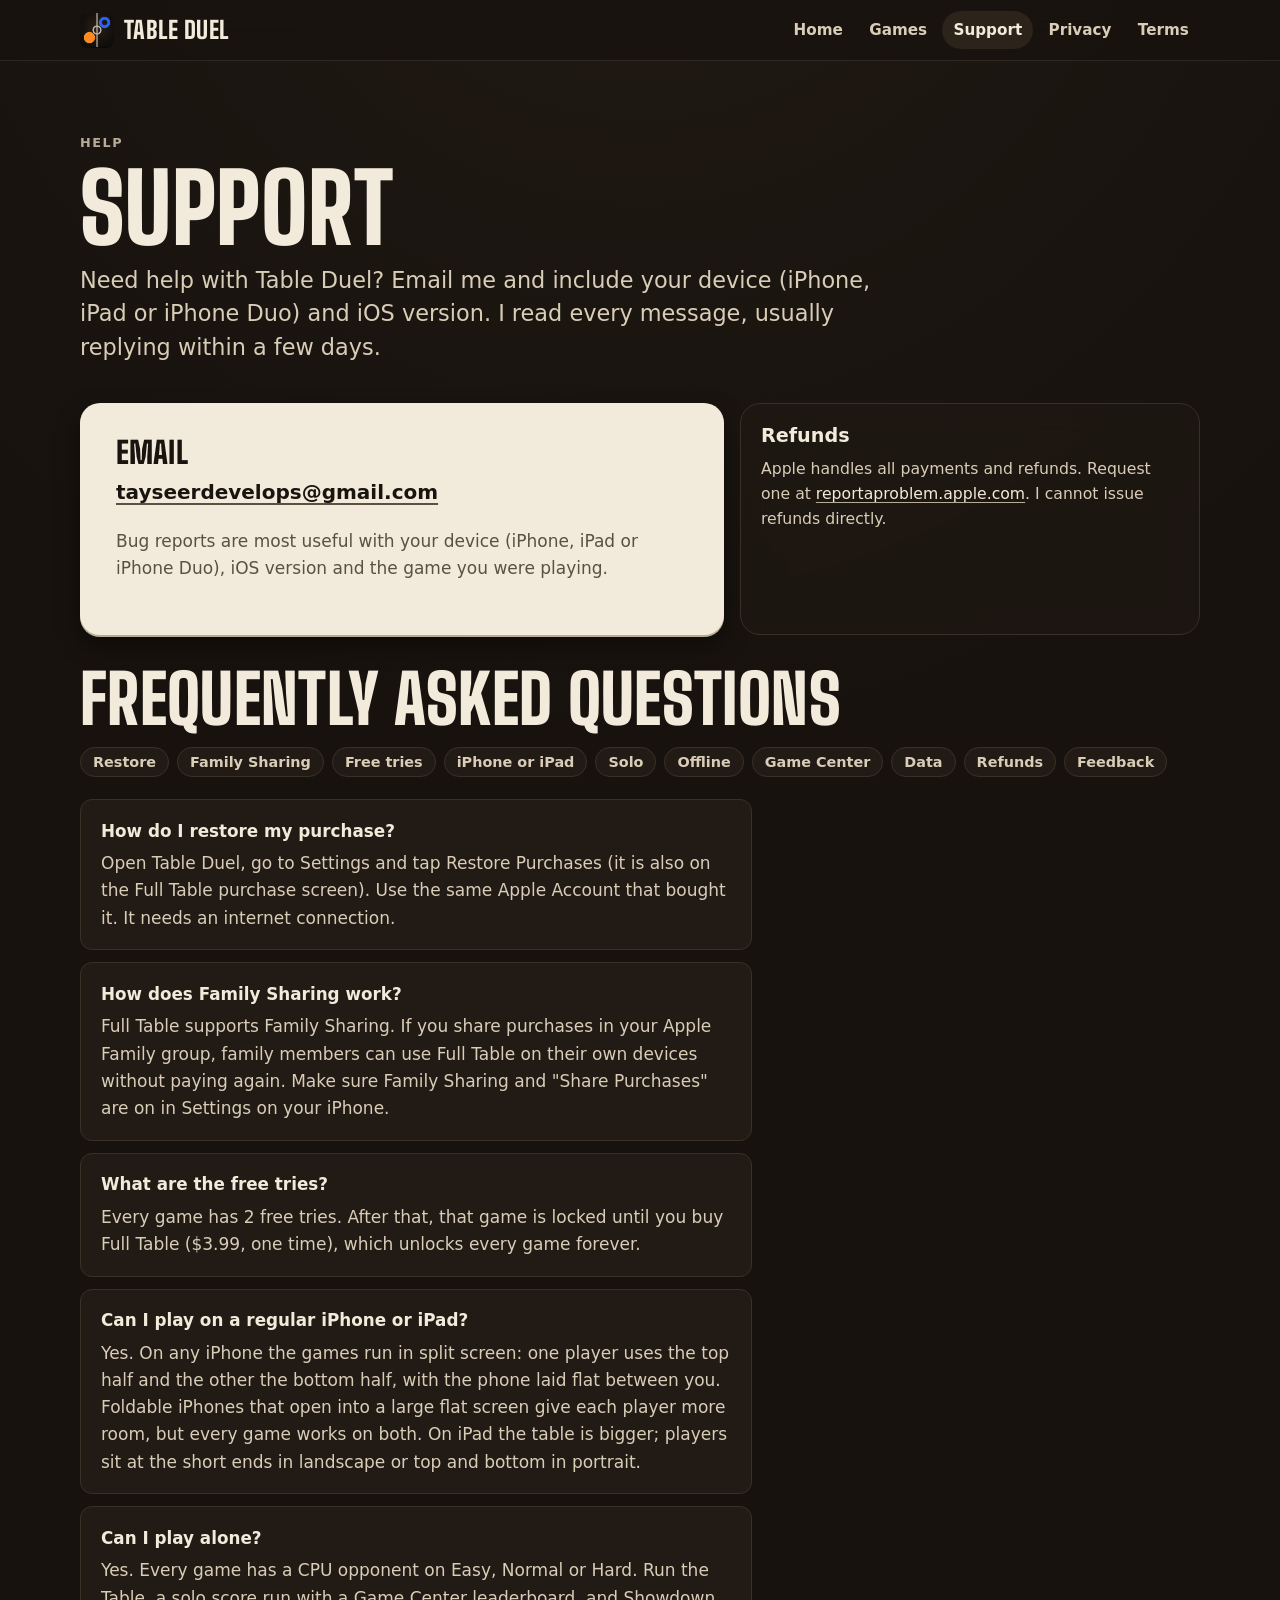
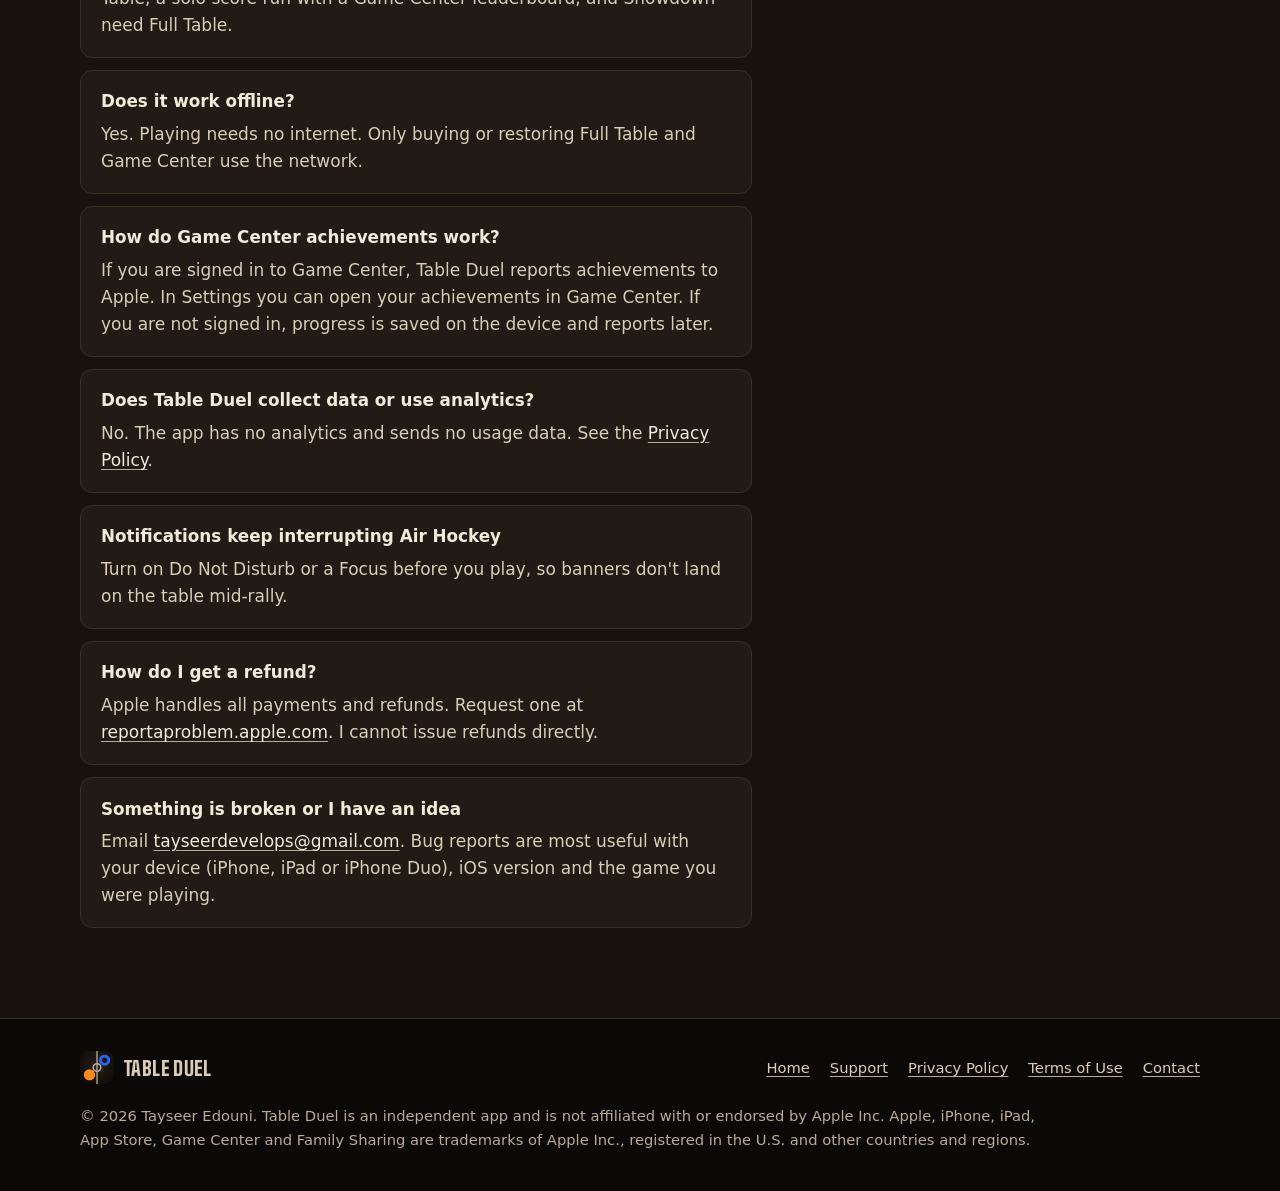
<file: support.html>
<!doctype html>
<html lang="en">
<head>
<meta charset="utf-8">
<meta name="apple-itunes-app" content="app-id=6830896390">
<meta name="viewport" content="width=device-width, initial-scale=1, viewport-fit=cover">
<title>Table Duel Support: Restore, Family Sharing, FAQ</title>
<meta name="description" content="Help for Table Duel, the two-player games app for iPhone Duo, iPhone and iPad: restore purchases, Family Sharing, free tries, Game Center, refunds.">
<meta name="color-scheme" content="dark">
<meta name="theme-color" content="#17120E">

<link rel="canonical" href="https://tableduel.games/support.html">
<meta property="og:type" content="website">
<meta property="og:site_name" content="Table Duel">
<meta property="og:title" content="Table Duel Support: Restore, Family Sharing, FAQ">
<meta property="og:description" content="Help for Table Duel, the two-player games app for iPhone Duo, iPhone and iPad: restore purchases, Family Sharing, free tries, Game Center, refunds.">
<meta property="og:url" content="https://tableduel.games/support.html">
<meta property="og:image" content="https://tableduel.games/assets/og-image.png">
<meta property="og:image:width" content="1200">
<meta property="og:image:height" content="630">
<meta property="og:image:alt" content="Table Duel on an unfolded iPhone Duo: Air Hockey across both halves. Built for iPhone Duo, iPhone and iPad.">
<meta property="og:locale" content="en_US">
<meta name="twitter:card" content="summary_large_image">
<meta name="twitter:title" content="Table Duel Support: Restore, Family Sharing, FAQ">
<meta name="twitter:description" content="Help for Table Duel, the two-player games app for iPhone Duo, iPhone and iPad: restore purchases, Family Sharing, free tries, Game Center, refunds.">
<meta name="twitter:image" content="https://tableduel.games/assets/og-image.png">
<meta name="twitter:image:alt" content="Table Duel on an unfolded iPhone Duo: Air Hockey across both halves. Built for iPhone Duo, iPhone and iPad.">
<script type="application/ld+json">
{
  "@context": "https://schema.org",
  "@type": "FAQPage",
  "@id": "https://tableduel.games/support.html#faq",
  "url": "https://tableduel.games/support.html",
  "mainEntity": [
    {
      "@type": "Question",
      "name": "How do I restore my purchase?",
      "acceptedAnswer": {
        "@type": "Answer",
        "text": "Open Table Duel, go to Settings and tap Restore Purchases (it is also on the Full Table purchase screen). Use the same Apple Account that bought it. It needs an internet connection."
      }
    },
    {
      "@type": "Question",
      "name": "How does Family Sharing work?",
      "acceptedAnswer": {
        "@type": "Answer",
        "text": "Full Table supports Family Sharing. If you share purchases in your Apple Family group, family members can use Full Table on their own devices without paying again. Make sure Family Sharing and \"Share Purchases\" are on in Settings on your iPhone."
      }
    },
    {
      "@type": "Question",
      "name": "What are the free tries?",
      "acceptedAnswer": {
        "@type": "Answer",
        "text": "Every game has 2 free tries. After that, that game is locked until you buy Full Table ($3.99, one time), which unlocks every game forever."
      }
    },
    {
      "@type": "Question",
      "name": "Can I play on a regular iPhone or iPad?",
      "acceptedAnswer": {
        "@type": "Answer",
        "text": "Yes. On any iPhone the games run in split screen: one player uses the top half and the other the bottom half, with the phone laid flat between you. Foldable iPhones that open into a large flat screen give each player more room, but every game works on both. On iPad the table is bigger; players sit at the short ends in landscape or top and bottom in portrait."
      }
    },
    {
      "@type": "Question",
      "name": "Can I play alone?",
      "acceptedAnswer": {
        "@type": "Answer",
        "text": "Yes. Every game has a CPU opponent on Easy, Normal or Hard. Run the Table, a solo score run with a Game Center leaderboard, and Showdown need Full Table."
      }
    },
    {
      "@type": "Question",
      "name": "Does it work offline?",
      "acceptedAnswer": {
        "@type": "Answer",
        "text": "Yes. Playing needs no internet. Only buying or restoring Full Table and Game Center use the network."
      }
    },
    {
      "@type": "Question",
      "name": "How do Game Center achievements work?",
      "acceptedAnswer": {
        "@type": "Answer",
        "text": "If you are signed in to Game Center, Table Duel reports achievements to Apple. In Settings you can open your achievements in Game Center. If you are not signed in, progress is saved on the device and reports later."
      }
    },
    {
      "@type": "Question",
      "name": "Does Table Duel collect data or use analytics?",
      "acceptedAnswer": {
        "@type": "Answer",
        "text": "No. The app has no analytics and sends no usage data. See the Privacy Policy."
      }
    },
    {
      "@type": "Question",
      "name": "Notifications keep interrupting Air Hockey",
      "acceptedAnswer": {
        "@type": "Answer",
        "text": "Turn on Do Not Disturb or a Focus before you play, so banners don't land on the table mid-rally."
      }
    },
    {
      "@type": "Question",
      "name": "How do I get a refund?",
      "acceptedAnswer": {
        "@type": "Answer",
        "text": "Apple handles all payments and refunds. Request one at reportaproblem.apple.com. I cannot issue refunds directly."
      }
    },
    {
      "@type": "Question",
      "name": "Something is broken or I have an idea",
      "acceptedAnswer": {
        "@type": "Answer",
        "text": "Email tayseerdevelops@gmail.com. Bug reports are most useful with your device (iPhone, iPad or iPhone Duo), iOS version and the game you were playing."
      }
    }
  ]
}
</script>
<link rel="icon" href="assets/favicon.svg" type="image/svg+xml">
<link rel="apple-touch-icon" href="assets/img/icon-180.png">
<link rel="preload" href="assets/fonts/BigShoulders.woff2" as="font" type="font/woff2" crossorigin>
<link rel="stylesheet" href="assets/style.css">
</head>
<body>
<a class="skip" href="#main">Skip to content</a>
<header class="site"><div class="wrap">
<a class="brand" href="index.html"><img src="assets/img/icon-64.png" width="64" height="64" alt=""><span>Table Duel</span></a>
<nav class="main" aria-label="Main"><ul><li><a href="index.html">Home</a></li><li class="games"><a href="index.html#games">Games</a></li><li><a href="support.html" aria-current="page">Support</a></li><li><a href="privacy.html">Privacy</a></li><li><a href="terms.html">Terms</a></li></ul></nav>
</div></header>

<main id="main">
<div class="page-head"><div class="wrap">
<p class="eyebrow">Help</p>
<h1>Support</h1>
<p class="lede">Need help with Table Duel? Email me and include your device (iPhone, iPad or iPhone Duo) and iOS version. I read every message, usually replying within a few days.</p>
</div></div>

<div class="page-body"><div class="wrap">
<div class="contact">
<div class="paper">
<h2>Email</h2>
<p class="mail"><a href="mailto:tayseerdevelops@gmail.com?subject=Table%20Duel%20support">tayseerdevelops@gmail.com</a></p>
<p>Bug reports are most useful with your device (iPhone, iPad or iPhone Duo), iOS version and the game you were playing.</p>
</div>
<div class="point">
<h2>Refunds</h2>
<p>Apple handles all payments and refunds. Request one at <a href="https://reportaproblem.apple.com" rel="noopener">reportaproblem.apple.com</a>. I cannot issue refunds directly.</p>
</div>
</div>

<h2 id="faq" style="margin-bottom: 1rem;">Frequently asked questions</h2>
<ul class="toc" aria-label="Questions">
<li><a href="#restore">Restore</a></li>
<li><a href="#family">Family Sharing</a></li>
<li><a href="#tries">Free tries</a></li>
<li><a href="#iphone">iPhone or iPad</a></li>
<li><a href="#solo">Solo</a></li>
<li><a href="#offline">Offline</a></li>
<li><a href="#gamecenter">Game Center</a></li>
<li><a href="#data">Data</a></li>
<li><a href="#refund">Refunds</a></li>
<li><a href="#feedback">Feedback</a></li>
</ul>
<dl class="faq prose">
<div id="restore">
<dt>How do I restore my purchase?</dt>
<dd>Open Table Duel, go to Settings and tap Restore Purchases (it is also on the Full Table purchase screen). Use the same Apple Account that bought it. It needs an internet connection.</dd>
</div>
<div id="family">
<dt>How does Family Sharing work?</dt>
<dd>Full Table supports Family Sharing. If you share purchases in your Apple Family group, family members can use Full Table on their own devices without paying again. Make sure Family Sharing and "Share Purchases" are on in Settings on your iPhone.</dd>
</div>
<div id="tries">
<dt>What are the free tries?</dt>
<dd>Every game has 2 free tries. After that, that game is locked until you buy Full Table ($3.99, one time), which unlocks every game forever.</dd>
</div>
<div id="iphone">
<dt>Can I play on a regular iPhone or iPad?</dt>
<dd>Yes. On any iPhone the games run in split screen: one player uses the top half and the other the bottom half, with the phone laid flat between you. Foldable iPhones that open into a large flat screen give each player more room, but every game works on both. On iPad the table is bigger; players sit at the short ends in landscape or top and bottom in portrait.</dd>
</div>
<div id="solo">
<dt>Can I play alone?</dt>
<dd>Yes. Every game has a CPU opponent on Easy, Normal or Hard. Run the Table, a solo score run with a Game Center leaderboard, and Showdown need Full Table.</dd>
</div>
<div id="offline">
<dt>Does it work offline?</dt>
<dd>Yes. Playing needs no internet. Only buying or restoring Full Table and Game Center use the network.</dd>
</div>
<div id="gamecenter">
<dt>How do Game Center achievements work?</dt>
<dd>If you are signed in to Game Center, Table Duel reports achievements to Apple. In Settings you can open your achievements in Game Center. If you are not signed in, progress is saved on the device and reports later.</dd>
</div>
<div id="data">
<dt>Does Table Duel collect data or use analytics?</dt>
<dd>No. The app has no analytics and sends no usage data. See the <a href="privacy.html">Privacy Policy</a>.</dd>
</div>
<div id="notifications">
<dt>Notifications keep interrupting Air Hockey</dt>
<dd>Turn on Do Not Disturb or a Focus before you play, so banners don't land on the table mid-rally.</dd>
</div>
<div id="refund">
<dt>How do I get a refund?</dt>
<dd>Apple handles all payments and refunds. Request one at <a href="https://reportaproblem.apple.com" rel="noopener">reportaproblem.apple.com</a>. I cannot issue refunds directly.</dd>
</div>
<div id="feedback">
<dt>Something is broken or I have an idea</dt>
<dd>Email <a href="mailto:tayseerdevelops@gmail.com?subject=Table%20Duel%20feedback">tayseerdevelops@gmail.com</a>. Bug reports are most useful with your device (iPhone, iPad or iPhone Duo), iOS version and the game you were playing.</dd>
</div>
</dl>
</div></div>
</main>

<footer class="site"><div class="wrap">
<div class="row">
<a class="brand" href="index.html"><img src="assets/img/icon-64.png" width="64" height="64" alt=""><span>Table Duel</span></a>
<ul><li><a href="index.html">Home</a></li><li><a href="support.html">Support</a></li><li><a href="privacy.html">Privacy Policy</a></li><li><a href="terms.html">Terms of Use</a></li><li><a href="mailto:tayseerdevelops@gmail.com">Contact</a></li></ul>
</div>
<p>&copy; 2026 Tayseer Edouni. Table Duel is an independent app and is not affiliated with or endorsed by Apple Inc. Apple, iPhone, iPad, App Store, Game Center and Family Sharing are trademarks of Apple Inc., registered in the U.S. and other countries and regions.</p>
</div></footer>
<script src="assets/site.js" defer></script>
</body>
</html>
</file>
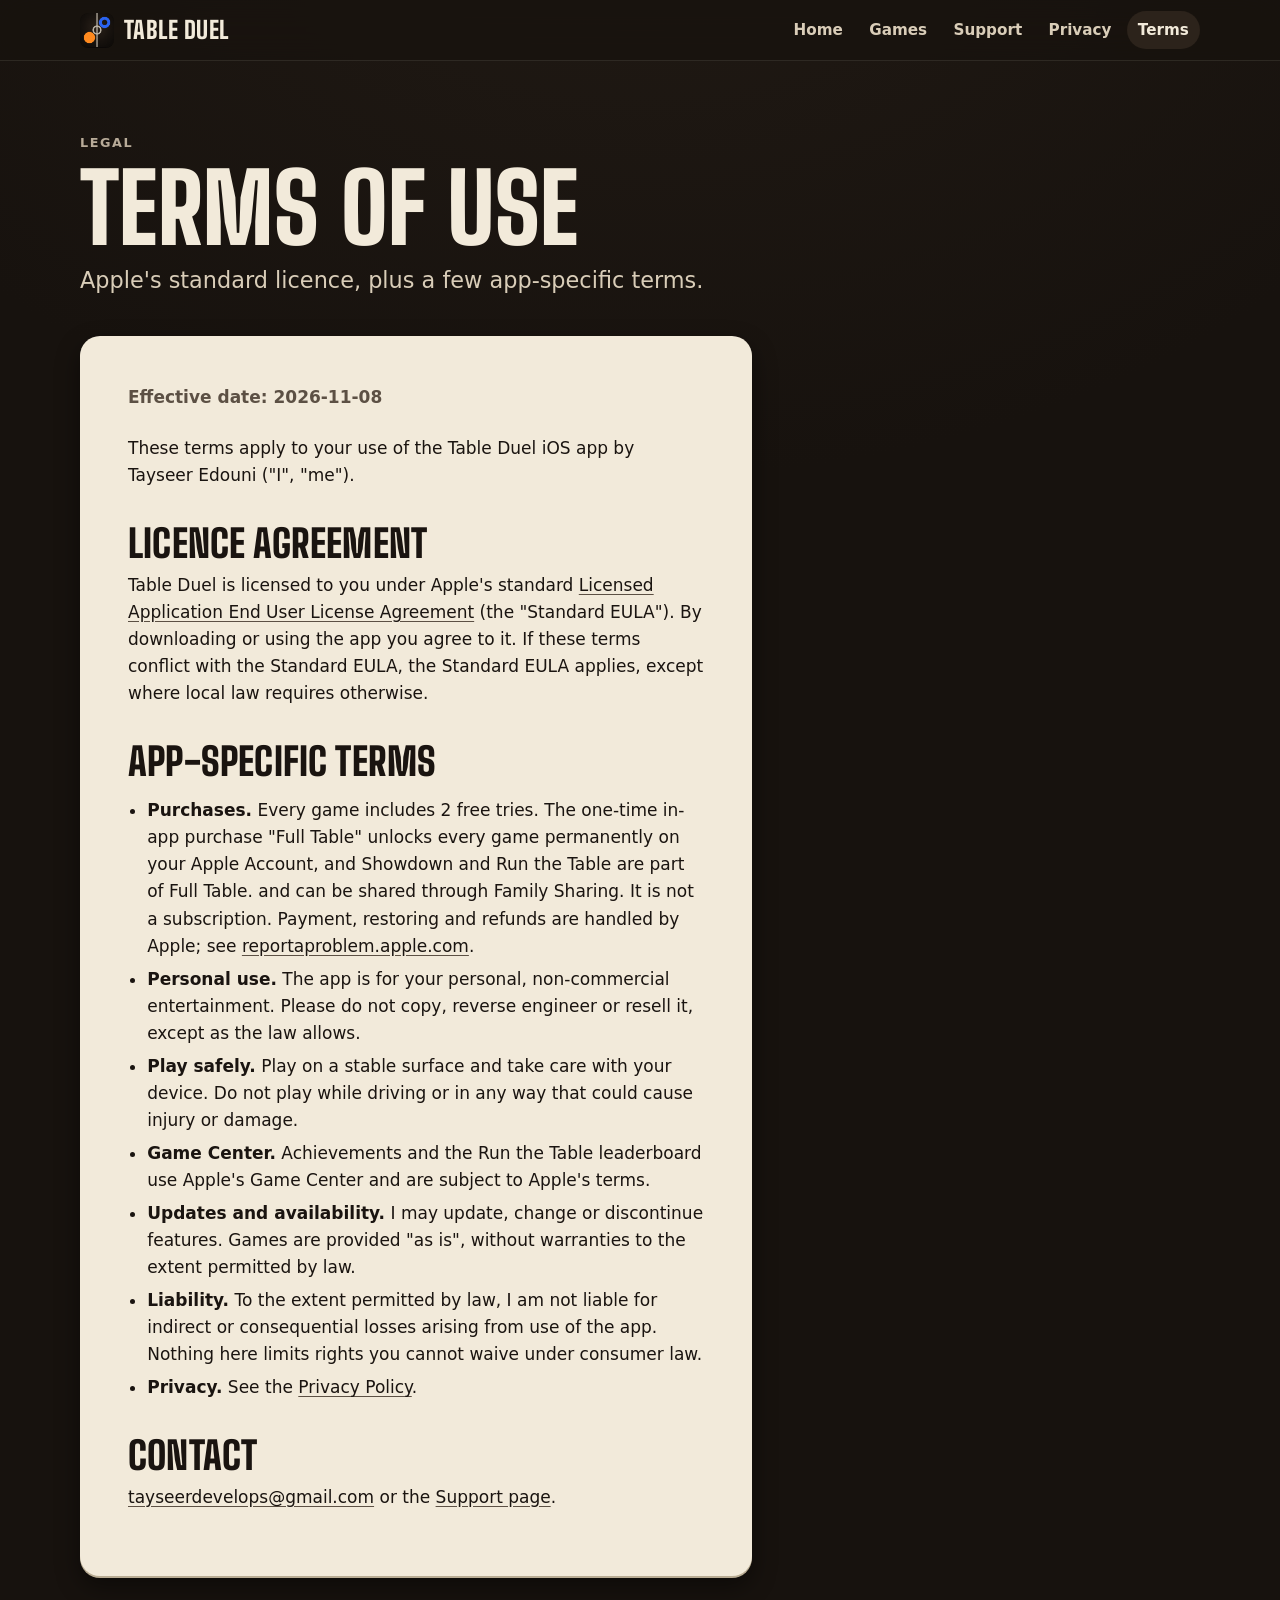
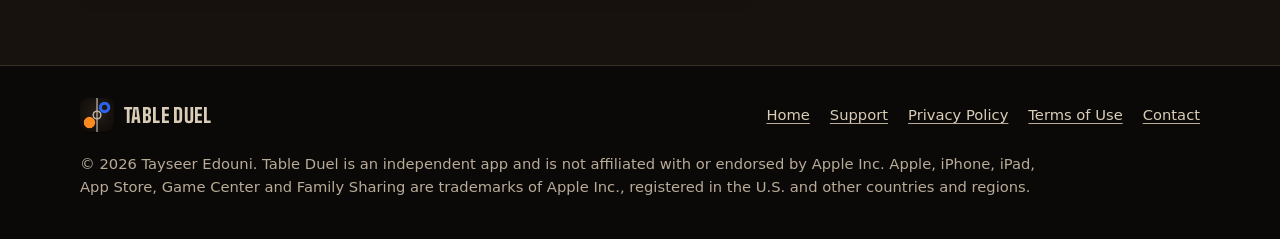
<file: terms.html>
<!doctype html>
<html lang="en">
<head>
<meta charset="utf-8">
<meta name="apple-itunes-app" content="app-id=6830896390">
<meta name="viewport" content="width=device-width, initial-scale=1, viewport-fit=cover">
<title>Table Duel Terms of Use and Apple EULA</title>
<meta name="description" content="Terms of use for Table Duel, the 2 player games app, including Apple&#x27;s standard Licensed Application EULA and app-specific terms.">
<meta name="color-scheme" content="dark">
<meta name="theme-color" content="#17120E">

<link rel="canonical" href="https://tableduel.games/terms.html">
<meta property="og:type" content="website">
<meta property="og:site_name" content="Table Duel">
<meta property="og:title" content="Table Duel Terms of Use and Apple EULA">
<meta property="og:description" content="Terms of use for Table Duel, the 2 player games app, including Apple&#x27;s standard Licensed Application EULA and app-specific terms.">
<meta property="og:url" content="https://tableduel.games/terms.html">
<meta property="og:image" content="https://tableduel.games/assets/og-image.png">
<meta property="og:image:width" content="1200">
<meta property="og:image:height" content="630">
<meta property="og:image:alt" content="Table Duel on an unfolded iPhone Duo: Air Hockey across both halves. Built for iPhone Duo, iPhone and iPad.">
<meta property="og:locale" content="en_US">
<meta name="twitter:card" content="summary_large_image">
<meta name="twitter:title" content="Table Duel Terms of Use and Apple EULA">
<meta name="twitter:description" content="Terms of use for Table Duel, the 2 player games app, including Apple&#x27;s standard Licensed Application EULA and app-specific terms.">
<meta name="twitter:image" content="https://tableduel.games/assets/og-image.png">
<meta name="twitter:image:alt" content="Table Duel on an unfolded iPhone Duo: Air Hockey across both halves. Built for iPhone Duo, iPhone and iPad.">
<link rel="icon" href="assets/favicon.svg" type="image/svg+xml">
<link rel="apple-touch-icon" href="assets/img/icon-180.png">
<link rel="preload" href="assets/fonts/BigShoulders.woff2" as="font" type="font/woff2" crossorigin>
<link rel="stylesheet" href="assets/style.css">
</head>
<body>
<a class="skip" href="#main">Skip to content</a>
<header class="site"><div class="wrap">
<a class="brand" href="index.html"><img src="assets/img/icon-64.png" width="64" height="64" alt=""><span>Table Duel</span></a>
<nav class="main" aria-label="Main"><ul><li><a href="index.html">Home</a></li><li class="games"><a href="index.html#games">Games</a></li><li><a href="support.html">Support</a></li><li><a href="privacy.html">Privacy</a></li><li><a href="terms.html" aria-current="page">Terms</a></li></ul></nav>
</div></header>

<main id="main">
<div class="page-head"><div class="wrap">
<p class="eyebrow">Legal</p>
<h1>Terms of Use</h1>
<p class="lede">Apple's standard licence, plus a few app-specific terms.</p>
</div></div>

<div class="page-body"><div class="wrap">
<div class="sheet prose">
<p class="updated">Effective date: 2026-11-08</p>
<p>These terms apply to your use of the Table Duel iOS app by Tayseer Edouni ("I", "me").</p>
<h2>Licence agreement</h2>
<p>Table Duel is licensed to you under Apple's standard <a href="https://www.apple.com/legal/internet-services/itunes/dev/stdeula/" rel="noopener">Licensed Application End User License Agreement</a> (the "Standard EULA"). By downloading or using the app you agree to it. If these terms conflict with the Standard EULA, the Standard EULA applies, except where local law requires otherwise.</p>
<h2>App-specific terms</h2>
<ul>
<li><strong>Purchases.</strong> Every game includes 2 free tries. The one-time in-app purchase "Full Table" unlocks every game permanently on your Apple Account, and Showdown and Run the Table are part of Full Table. and can be shared through Family Sharing. It is not a subscription. Payment, restoring and refunds are handled by Apple; see <a href="https://reportaproblem.apple.com" rel="noopener">reportaproblem.apple.com</a>.</li>
<li><strong>Personal use.</strong> The app is for your personal, non-commercial entertainment. Please do not copy, reverse engineer or resell it, except as the law allows.</li>
<li><strong>Play safely.</strong> Play on a stable surface and take care with your device. Do not play while driving or in any way that could cause injury or damage.</li>
<li><strong>Game Center.</strong> Achievements and the Run the Table leaderboard use Apple's Game Center and are subject to Apple's terms.</li>
<li><strong>Updates and availability.</strong> I may update, change or discontinue features. Games are provided "as is", without warranties to the extent permitted by law.</li>
<li><strong>Liability.</strong> To the extent permitted by law, I am not liable for indirect or consequential losses arising from use of the app. Nothing here limits rights you cannot waive under consumer law.</li>
<li><strong>Privacy.</strong> See the <a href="privacy.html">Privacy Policy</a>.</li>
</ul>
<h2>Contact</h2>
<p><a href="mailto:tayseerdevelops@gmail.com">tayseerdevelops@gmail.com</a> or the <a href="support.html">Support page</a>.</p>
</div>
</div></div>
</main>

<footer class="site"><div class="wrap">
<div class="row">
<a class="brand" href="index.html"><img src="assets/img/icon-64.png" width="64" height="64" alt=""><span>Table Duel</span></a>
<ul><li><a href="index.html">Home</a></li><li><a href="support.html">Support</a></li><li><a href="privacy.html">Privacy Policy</a></li><li><a href="terms.html">Terms of Use</a></li><li><a href="mailto:tayseerdevelops@gmail.com">Contact</a></li></ul>
</div>
<p>&copy; 2026 Tayseer Edouni. Table Duel is an independent app and is not affiliated with or endorsed by Apple Inc. Apple, iPhone, iPad, App Store, Game Center and Family Sharing are trademarks of Apple Inc., registered in the U.S. and other countries and regions.</p>
</div></footer>
<script src="assets/site.js" defer></script>
</body>
</html>
</file>
<file: assets/style.css>
/* Table Duel site. Tokens follow the app's design/DesignTokens.json ("The Compendium": walnut table, paper stock
   cards, cream type, brass for Full Table, orange dot vs blue ring seats). The table is always dark, so the site is
   single-theme dark by choice; paper panels carry the long reading. Display face: Big Shoulders (OFL, self-hosted,
   same file the app ships). Body: the system face, as in the app. */

/* Layout concept: the open table seen from above. One column of content laid on walnut; paper cards sit on it. */
:root {
  color-scheme: dark;
  --walnut: #17120E;        /* ground */
  --walnut-raised: #221B15; /* cards, chrome */
  --walnut-high: #2C231B;
  --walnut-line: #3A2F25;   /* rules, keylines */
  --walnut-deep: #0B0907;   /* wells, the hinge */
  --stock: #F2EADA;         /* paper */
  --stock-night: #E4DAC6;
  --paper-edge: #B9AC93;    /* the printed edge under a card or button */
  --ink: #1A1410;
  --ink-soft: #5C5044;
  --cream: #F2EADA;
  --cream-body: #D9CDB8;
  --cream-soft: #B8AB98;
  --brass: #C9A54C;
  --brass-text: #D9B85E;
  --orange: #FF8A1F;
  --orange-text: #FF9A3D;
  --blue: #2A63F0;
  --blue-text: #7FA6FF;
  --success: #6FD094;
  --focus: #F2EADA;

  --font-display: "Big Shoulders", "Big Shoulders Display", "Arial Narrow", Impact, "Helvetica Neue", sans-serif;
  --font-text: -apple-system, system-ui, "SF Pro Text", "Segoe UI", Roboto, "Helvetica Neue", Arial, sans-serif;

  --wrap: 72rem;
  --gutter-l: max(16px, env(safe-area-inset-left, 0px));
  --gutter-r: max(16px, env(safe-area-inset-right, 0px));
  --radius-s: 8px;
  --radius-m: 12px;
  --radius-l: 20px;
  --radius-xl: 28px;
  --shadow-card: 0 10px 24px rgba(0, 0, 0, .45);
  --shadow-lift: 0 14px 30px rgba(0, 0, 0, .55);
}

@font-face {
  font-family: "Big Shoulders";
  src: url("fonts/BigShoulders.woff2") format("woff2");
  font-weight: 100 900;
  font-style: normal;
  font-display: swap;
}

/* ---------- Base ---------- */
*, *::before, *::after { box-sizing: border-box; }
html { -webkit-text-size-adjust: 100%; scroll-behavior: smooth; }
@media (prefers-reduced-motion: reduce) { html { scroll-behavior: auto; } }
body {
  margin: 0;
  font: 400 1.0625rem/1.6 var(--font-text);
  color: var(--cream-body);
  background: var(--walnut);
  /* the table lamp: one quiet radial highlight of the raised walnut at the top, fading to the ground */
  background-image: radial-gradient(120% 60% at 50% -10%, rgba(34, 27, 21, .95), rgba(23, 18, 14, 0) 60%);
  background-repeat: no-repeat;
  min-height: 100vh;
  display: flex;
  flex-direction: column;
  overflow-x: hidden;
}
img, svg { max-width: 100%; height: auto; display: block; }
a { color: var(--cream); text-decoration: underline; text-decoration-color: var(--cream-soft); text-underline-offset: .18em; }
a:hover { text-decoration-color: var(--cream); }
:is(a, button, summary):focus-visible { outline: 3px solid var(--focus); outline-offset: 3px; border-radius: 4px; }
.sheet :focus-visible, .paper :focus-visible, .tile :focus-visible { outline-color: var(--ink); }
p { margin: 0 0 1em; }
strong { color: var(--cream); font-weight: 650; }
code { font-family: ui-monospace, SFMono-Regular, Menlo, monospace; font-size: .92em; background: var(--walnut-high); padding: .1em .35em; border-radius: 4px; }
::selection { background: var(--orange); color: var(--ink); }

.skip { position: absolute; left: -999px; top: 0; background: var(--stock); color: var(--ink); padding: .5rem 1rem; z-index: 20; border-radius: 0 0 var(--radius-s) 0; font-weight: 700; }
.skip:focus { left: 8px; top: 8px; }

.wrap { width: min(100%, var(--wrap)); margin-inline: auto; padding-left: var(--gutter-l); padding-right: var(--gutter-r); }

/* ---------- Type ---------- */
h1, h2, h3, h4 { margin: 0; line-height: 1; color: var(--cream); text-wrap: balance; }
.display, h1, h2 {
  font-family: var(--font-display);
  font-weight: 850;
  text-transform: uppercase;
  letter-spacing: .005em;
  font-feature-settings: "tnum";
}
h1 { font-size: clamp(3.5rem, 12vw, 8.5rem); line-height: .9; }
h2 { font-size: clamp(2.5rem, 6vw, 4.25rem); line-height: .95; }
h3 { font-family: var(--font-text); font-size: 1.2rem; font-weight: 700; line-height: 1.25; }
.eyebrow {
  font-family: var(--font-text);
  font-size: .8rem;
  font-weight: 650;
  letter-spacing: .12em;
  text-transform: uppercase;
  color: var(--cream-soft);
  margin: 0 0 .75rem;
}
.eyebrow .no { font-family: var(--font-display); font-weight: 800; font-size: 1rem; letter-spacing: .04em; color: var(--brass-text); margin-right: .35rem; }
.lede { font-size: clamp(1.15rem, 1.1rem + .5vw, 1.4rem); line-height: 1.5; color: var(--cream-body); max-width: 36em; }
.prose { max-width: 42rem; }
.prose h2 { font-size: clamp(1.9rem, 3vw, 2.4rem); margin: 2.25rem 0 .6rem; }
.prose h3 { margin: 1.6rem 0 .4rem; color: var(--cream); }
.prose ul { padding-left: 1.2rem; }
.prose li { margin: .35rem 0; }
.muted { color: var(--cream-soft); }
.num { font-family: var(--font-display); font-weight: 800; font-feature-settings: "tnum"; font-variant-numeric: tabular-nums; }

/* ---------- Header ---------- */
header.site {
  position: sticky; top: 0; z-index: 10;
  background: rgba(23, 18, 14, .72);
  -webkit-backdrop-filter: saturate(140%) blur(18px);
  backdrop-filter: saturate(140%) blur(18px);
  border-bottom: 1px solid rgba(242, 234, 218, .1);
}
header.site .wrap { display: flex; align-items: center; justify-content: space-between; gap: 1rem 1.5rem; min-height: 3.75rem; padding-block: .5rem; }
.brand { display: inline-flex; align-items: center; gap: .65rem; font-family: var(--font-display); font-weight: 800; font-size: 1.5rem; text-transform: uppercase; letter-spacing: .02em; color: var(--cream); text-decoration: none; }
.brand img { width: 2.1rem; height: 2.1rem; border-radius: 8px; box-shadow: 0 1px 0 rgba(0, 0, 0, .5); }
nav.main ul { list-style: none; display: flex; flex-wrap: wrap; gap: .25rem .25rem; margin: 0; padding: 0; }
nav.main a { display: inline-block; color: var(--cream-body); font-weight: 600; font-size: .95rem; text-decoration: none; padding: .4rem .7rem; border-radius: 999px; }
nav.main a:hover { background: var(--walnut-high); color: var(--cream); }
nav.main a[aria-current="page"] { color: var(--cream); background: var(--walnut-high); }
@media (max-width: 36em) { header.site .wrap { gap: .5rem; } nav.main a { padding: .35rem .4rem; font-size: .9rem; } .brand span { display: none; } nav.main li.games { display: none; } }

/* ---------- Buttons ---------- */
.btn {
  display: inline-flex; align-items: center; justify-content: center; gap: .5rem;
  min-height: 3.25rem; padding: .7rem 1.4rem;
  border-radius: 999px; border: 2px solid transparent;
  font-family: var(--font-text); font-weight: 700; font-size: 1.05rem; line-height: 1.15;
  text-decoration: none; cursor: pointer; white-space: nowrap;
}
.btn.print { background: var(--stock); color: var(--ink); box-shadow: 0 5px 0 var(--paper-edge); }
.btn.print:hover { background: #FFFAF0; }
.btn.print:active { transform: translateY(4px); box-shadow: 0 1px 0 var(--paper-edge); }
.btn.outline { border-color: rgba(242, 234, 218, .35); color: var(--cream); background: rgba(34, 27, 21, .55); -webkit-backdrop-filter: blur(14px); backdrop-filter: blur(14px); }
.btn.outline:hover { border-color: var(--cream); }
.btn.store[aria-disabled="true"] { cursor: not-allowed; opacity: .7; }
@media (prefers-reduced-motion: no-preference) {
  .btn { transition: transform .12s ease, box-shadow .12s ease, background-color .12s ease, border-color .12s ease; }
}

/* ---------- Seat marks (orange dot, blue ring) ---------- */
.seats { display: inline-flex; align-items: center; gap: .45rem; vertical-align: middle; }
.seats .dot { width: 1em; height: 1em; border-radius: 50%; background: var(--orange); }
.seats .bar { width: 2px; height: 1.2em; background: var(--cream-soft); opacity: .7; }
.seats .ring { width: 1em; height: 1em; border-radius: 50%; border: .28em solid var(--blue); box-sizing: border-box; }

/* ---------- Sections ---------- */
main { flex: 1; }
section.band { padding-block: clamp(3rem, 7vw, 6rem); }
section.band + section.band { border-top: 1px solid var(--walnut-line); }
.section-head { display: grid; gap: .75rem; margin-bottom: clamp(1.5rem, 3vw, 2.5rem); max-width: 48rem; }
.section-head p { margin: 0; }

/* ---------- Hero ---------- */
.hero { padding-block: clamp(2.5rem, 7vw, 6rem) clamp(2rem, 4vw, 3rem); }
.hero .seats { font-size: 1.6rem; margin-bottom: 1.25rem; }
.hero h1 { margin: 0 0 1.25rem; }
.hero h1 span { display: block; }
.hero .lede { margin: 0 0 1.75rem; }
.cta { display: flex; flex-wrap: wrap; align-items: center; gap: .75rem 1rem; margin-bottom: 1.75rem; }
.facts { list-style: none; margin: 0; padding: 0; display: flex; flex-wrap: wrap; gap: .5rem .75rem; }
.facts li { display: inline-flex; align-items: center; gap: .45rem; font-size: .92rem; font-weight: 600; color: var(--cream-body); padding: .4rem .8rem; border: 1px solid var(--walnut-line); border-radius: 999px; background: rgba(34, 27, 21, .6); }
.facts li::before { content: ""; width: .5rem; height: .5rem; border-radius: 50%; background: var(--brass); }

/* ---------- Duo showcase ---------- */
.duo-stage { display: grid; gap: clamp(1.5rem, 3vw, 2.5rem); }
.device {
  position: relative;
  background: var(--walnut-deep);
  border: 1px solid #3A2F25;
  border-radius: var(--radius-xl);
  padding: clamp(8px, 1.2vw, 14px);
  box-shadow: var(--shadow-lift), inset 0 1px 0 rgba(242, 234, 218, .08);
  max-width: 100%;
}
.device img { width: 100%; height: auto; border-radius: calc(var(--radius-xl) - 10px); background: var(--walnut-deep); }
.device.phone { border-radius: 36px; padding: 8px; }
.device.phone img { border-radius: 28px; }
.device.pad { border-radius: 22px; padding: 10px; }
.device.pad img { border-radius: 12px; }
.device .player-tag {
  position: absolute; top: 50%; translate: 0 -50%;
  font-family: var(--font-display); font-weight: 800; font-size: clamp(.9rem, 1.6vw, 1.2rem); letter-spacing: .08em; text-transform: uppercase;
  padding: .35rem .7rem; border-radius: 999px; background: var(--walnut-deep); border: 1px solid var(--walnut-line);
  writing-mode: vertical-rl;
}
.device .player-tag.a { left: 0; translate: -50% -50%; color: var(--orange-text); rotate: 180deg; }
.device .player-tag.b { right: 0; translate: 50% -50%; color: var(--blue-text); }
@media (max-width: 40em) { .device .player-tag { display: none; } }
figcaption { font-size: .95rem; color: var(--cream-soft); margin-top: .9rem; }
figure { margin: 0; }
.duo-points { list-style: none; margin: 0; padding: 0; display: grid; gap: 1rem; grid-template-columns: repeat(auto-fit, minmax(14rem, 1fr)); }
.point { padding: 1.25rem 1.25rem 1.35rem; border: 1px solid var(--walnut-line); border-radius: var(--radius-l); background: rgba(34, 27, 21, .55); -webkit-backdrop-filter: blur(14px); backdrop-filter: blur(14px); }
.point .glyph { width: 2.75rem; height: 2.75rem; margin-bottom: .9rem; color: var(--brass-text); }
.point h3 { margin-bottom: .4rem; }
.point p { margin: 0; color: var(--cream-body); font-size: .98rem; }

/* ---------- Game tiles ---------- */
.tiles { list-style: none; margin: 0; padding: 0; display: grid; gap: 1rem; grid-template-columns: repeat(2, minmax(0, 1fr)); }
@media (min-width: 44em) { .tiles { grid-template-columns: repeat(3, minmax(0, 1fr)); } }
@media (min-width: 64em) { .tiles { grid-template-columns: repeat(4, minmax(0, 1fr)); gap: 1.25rem; } }
.tile { display: flex; flex-direction: column; min-width: 0; background: var(--stock); color: var(--ink); border-radius: var(--radius-l); overflow: hidden; box-shadow: 0 2px 0 var(--paper-edge), var(--shadow-card); }
.tile .art { position: relative; aspect-ratio: 5 / 4; display: grid; place-items: center; }
.tile .art .no { position: absolute; top: .7rem; left: .85rem; font-family: var(--font-display); font-weight: 800; font-size: 1.15rem; letter-spacing: .04em; }
.tile .art svg { width: 38%; height: auto; max-width: 5.5rem; }
.tile .art.light { color: var(--ink); }
.tile .art.dark { color: var(--stock); }
.tile .body { padding: .9rem 1rem 1.1rem; display: grid; gap: .25rem; }
.tile h3 { font-family: var(--font-display); font-weight: 800; font-size: clamp(1.5rem, 2.4vw, 1.9rem); text-transform: uppercase; letter-spacing: .01em; color: var(--ink); }
.tile .verb { font-weight: 650; color: var(--ink); font-size: .98rem; margin: 0; }
.tile .how { color: var(--ink-soft); font-size: .92rem; line-height: 1.45; margin: .15rem 0 0; }
/* the eight materials */
.m-ice { background: #E6ECEA; background-image: radial-gradient(circle, rgba(26, 20, 16, .18) 1.2px, transparent 1.6px); background-size: 14px 14px; }
.m-cinder { background: #5A2420; background-image: repeating-linear-gradient(90deg, transparent 0 34px, rgba(242, 234, 218, .32) 34px 36px); }
.m-enamel { background: #D8A428; background-image: linear-gradient(180deg, rgba(255, 255, 255, .12), transparent 45%, rgba(0, 0, 0, .06)); }
.m-graph { background: #F2EADA; background-image: linear-gradient(rgba(47, 110, 140, .22) 1px, transparent 1px), linear-gradient(90deg, rgba(47, 110, 140, .22) 1px, transparent 1px); background-size: 14px 14px; }
.m-maple { background: #C99862; background-image: repeating-linear-gradient(-30deg, rgba(90, 50, 20, .14) 0 3px, transparent 3px 11px); }
.m-slate { background: #2C3532; background-image: radial-gradient(circle at 30% 20%, rgba(255, 255, 255, .05), transparent 50%); }
.m-baize { background: #1F5C42; background-image: radial-gradient(circle, rgba(0, 0, 0, .16) 1px, transparent 1.4px); background-size: 6px 6px; }
.m-court { background: #6B4529; background-image: repeating-linear-gradient(0deg, rgba(0, 0, 0, .12) 0 2px, transparent 2px 10px); }

/* ---------- Mode cards ---------- */
.modes { list-style: none; margin: 0; padding: 0; display: grid; gap: 1rem; grid-template-columns: repeat(auto-fit, minmax(15rem, 1fr)); }
.mode { min-width: 0; padding: 1.35rem 1.35rem 1.5rem; border-radius: var(--radius-l); border: 1px solid var(--walnut-line); background: rgba(34, 27, 21, .55); -webkit-backdrop-filter: blur(14px); backdrop-filter: blur(14px); display: grid; gap: .5rem; align-content: start; }
.mode.brass { border-color: rgba(201, 165, 76, .55); }
.mode .eyebrow { margin: 0; }
.mode h3 { font-family: var(--font-display); font-weight: 800; font-size: 1.9rem; text-transform: uppercase; }
.mode p { margin: 0; font-size: .98rem; }
.mode .levels { display: flex; gap: .4rem; flex-wrap: wrap; margin-top: .35rem; }
.mode .levels span { font-size: .82rem; font-weight: 650; padding: .25rem .6rem; border-radius: 999px; border: 1px solid var(--walnut-line); color: var(--cream); background: var(--walnut-raised); }
.mode .levels span.hard { border-color: rgba(201, 165, 76, .6); color: var(--brass-text); }

/* ---------- Devices ---------- */
.devices { display: grid; gap: 1.5rem; grid-template-columns: repeat(auto-fit, minmax(16rem, 1fr)); align-items: start; }
.devices figure { display: grid; gap: .9rem; min-width: 0; }
.devices .device { justify-self: center; }
.devices .phone { max-width: 18rem; }
.devices h3 { font-family: var(--font-display); font-weight: 800; font-size: 1.7rem; text-transform: uppercase; }
.devices figcaption { margin: 0; }
.devices figcaption p { margin: .25rem 0 0; color: var(--cream-body); }

/* ---------- Game Center ---------- */
.gc { display: grid; gap: 2rem; grid-template-columns: 1fr; align-items: center; }
@media (min-width: 56em) { .gc { grid-template-columns: 1.1fr 1fr; } }
.badges { list-style: none; margin: 0; padding: 0; display: grid; grid-template-columns: repeat(3, minmax(0, 1fr)); gap: 1rem; }
@media (min-width: 30em) { .badges { grid-template-columns: repeat(3, minmax(0, 1fr)); gap: 1.25rem; } }
.badges li { display: grid; gap: .5rem; justify-items: center; text-align: center; min-width: 0; }
.badges img { width: min(100%, 7.5rem); aspect-ratio: 1; border-radius: 50%; box-shadow: var(--shadow-card); }
.badges span { font-size: .85rem; font-weight: 600; color: var(--cream-body); line-height: 1.3; }
.gc-list { list-style: none; margin: 0; padding: 0; display: grid; gap: .75rem; }
.gc-list li { display: flex; gap: .75rem; align-items: flex-start; }
.gc-list li::before { content: ""; flex: none; width: .6rem; height: .6rem; margin-top: .55rem; border-radius: 50%; background: var(--brass); }

/* ---------- Pricing ---------- */
.pricing { display: grid; gap: 1.25rem; grid-template-columns: 1fr; align-items: stretch; }
@media (min-width: 56em) { .pricing { grid-template-columns: 1.25fr 1fr; } }
.paper { background: var(--stock); color: var(--ink); border-radius: var(--radius-l); padding: clamp(1.4rem, 3vw, 2.25rem); box-shadow: 0 2px 0 var(--paper-edge), var(--shadow-card); position: relative; }
.paper h3 { color: var(--ink); }
.paper p { color: var(--ink-soft); }
.paper strong { color: var(--ink); }
.paper a { color: var(--ink); text-decoration-color: var(--ink-soft); }
.offer .title { font-family: var(--font-display); font-weight: 850; font-size: clamp(2.6rem, 5vw, 3.6rem); text-transform: uppercase; line-height: .95; color: var(--ink); margin: 0; }
.offer .tag { display: inline-flex; align-items: baseline; gap: .35rem; margin: .25rem 0 1rem; font-family: var(--font-display); font-weight: 800; font-size: 2.2rem; color: var(--ink); }
.offer .tag small { font-family: var(--font-text); font-size: .9rem; font-weight: 600; color: var(--ink-soft); }
.offer .price { background: var(--brass); color: var(--ink); padding: .1em .45em; border-radius: 10px; }
.checks { list-style: none; margin: 0 0 1.5rem; padding: 0; display: grid; gap: .6rem; }
.checks li { display: flex; gap: .7rem; align-items: flex-start; color: var(--ink); font-weight: 500; }
.checks li svg { flex: none; width: 1.35rem; height: 1.35rem; margin-top: .15rem; color: #1E8A50; }
.paper .btn.print { box-shadow: 0 5px 0 var(--paper-edge); background: var(--ink); color: var(--stock); }
.paper .btn.print:hover { background: #2a221b; }
.tries { display: grid; gap: 1rem; align-content: start; }
.tries .point { padding: 1.25rem; }
.tries .point h3 { font-size: 1.1rem; }

/* ---------- Support / legal ---------- */
.page-head { padding-block: clamp(2.5rem, 6vw, 4.5rem) clamp(1.5rem, 3vw, 2.5rem); }
.page-head h1 { font-size: clamp(3rem, 9vw, 6rem); margin-bottom: .75rem; }
.page-head .lede { margin: 0; }
.page-body { padding-block: 0 clamp(3rem, 7vw, 6rem); }
.sheet { background: var(--stock); color: var(--ink); border-radius: var(--radius-l); padding: clamp(1.4rem, 4vw, 3rem); box-shadow: 0 2px 0 var(--paper-edge), var(--shadow-card); }
.sheet h2 { color: var(--ink); }
.sheet h3 { color: var(--ink); }
.sheet, .sheet p, .sheet li { color: var(--ink); }
.sheet a { color: var(--ink); text-decoration-color: var(--ink-soft); }
.sheet .updated { color: var(--ink-soft); font-weight: 600; margin-bottom: 1.5rem; }
.sheet strong { color: var(--ink); }
.contact { display: grid; gap: 1rem; grid-template-columns: 1fr; margin-bottom: 2rem; }
@media (min-width: 48em) { .contact { grid-template-columns: 1.4fr 1fr; } }
.contact h2 { font-size: 1.9rem; margin-bottom: .5rem; }
.contact .paper h2 { color: var(--ink); }
.contact .point h2 { font-family: var(--font-text); font-size: 1.2rem; font-weight: 700; text-transform: none; letter-spacing: 0; line-height: 1.25; }
.contact .paper .mail { font-size: 1.25rem; font-weight: 700; word-break: break-word; }
dl.faq { margin: 0; display: grid; gap: .75rem; }
dl.faq > div { background: var(--walnut-raised); border: 1px solid var(--walnut-line); border-radius: var(--radius-m); padding: 1.1rem 1.25rem; }
dl.faq dt { font-weight: 700; color: var(--cream); margin: 0 0 .35rem; font-size: 1.05rem; }
dl.faq dd { margin: 0; color: var(--cream-body); }
.toc { list-style: none; margin: 0 0 1.5rem; padding: 0; display: flex; flex-wrap: wrap; gap: .5rem; }
.toc a { font-size: .9rem; font-weight: 600; text-decoration: none; padding: .35rem .75rem; border-radius: 999px; border: 1px solid var(--walnut-line); color: var(--cream-body); background: var(--walnut-raised); }
.toc a:hover { color: var(--cream); border-color: var(--cream-soft); }
.notfound { padding-block: clamp(3rem, 10vw, 7rem); text-align: left; }
.notfound .code { font-family: var(--font-display); font-weight: 850; font-size: clamp(6rem, 25vw, 16rem); line-height: .85; color: var(--walnut-high); margin: 0 0 .5rem; letter-spacing: -.02em; }

/* ---------- Footer ---------- */
footer.site { border-top: 1px solid var(--walnut-line); background: var(--walnut-deep); padding-block: 2rem 2.5rem; color: var(--cream-soft); font-size: .92rem; }
footer.site .wrap { display: grid; gap: 1.25rem; }
footer.site .row { display: flex; flex-wrap: wrap; align-items: center; justify-content: space-between; gap: 1rem; }
footer.site ul { list-style: none; display: flex; flex-wrap: wrap; gap: .25rem 1.25rem; padding: 0; margin: 0; }
footer.site a { color: var(--cream-body); }
footer.site p { margin: 0; max-width: 60rem; }
footer.site .brand { font-size: 1.25rem; }

/* ---------- Motion ---------- */
@media (prefers-reduced-motion: no-preference) {
  .tile, .mode, .point { transition: transform .18s ease, box-shadow .18s ease; }
  .tile:hover { transform: translateY(-3px); box-shadow: 0 2px 0 var(--paper-edge), var(--shadow-lift); }
}

/* ---------- Stages (hero figure, modes with phones) ---------- */
.hero-stage { margin-top: clamp(2rem, 4vw, 3rem); }
.hero-stage figcaption .no, figcaption .no { font-family: var(--font-display); font-weight: 800; font-size: 1rem; letter-spacing: .04em; color: var(--brass-text); margin-right: .35rem; }
.duo-stage figure { margin-top: .5rem; }
.modes-stage { display: grid; gap: 2rem; align-items: start; }
@media (min-width: 64em) { .modes-stage { grid-template-columns: 1.6fr 1fr; } }
.modes-stage .modes { grid-template-columns: repeat(auto-fit, minmax(14rem, 1fr)); }
.phones { display: grid; grid-template-columns: repeat(2, minmax(0, 1fr)); gap: 1rem; align-items: start; }
.phones figure { display: grid; gap: .6rem; min-width: 0; }
.phones .device.phone { padding: 6px; border-radius: 30px; }
.phones .device.phone img { border-radius: 24px; }
.phones figcaption { margin: 0; font-size: .88rem; }
</file>
